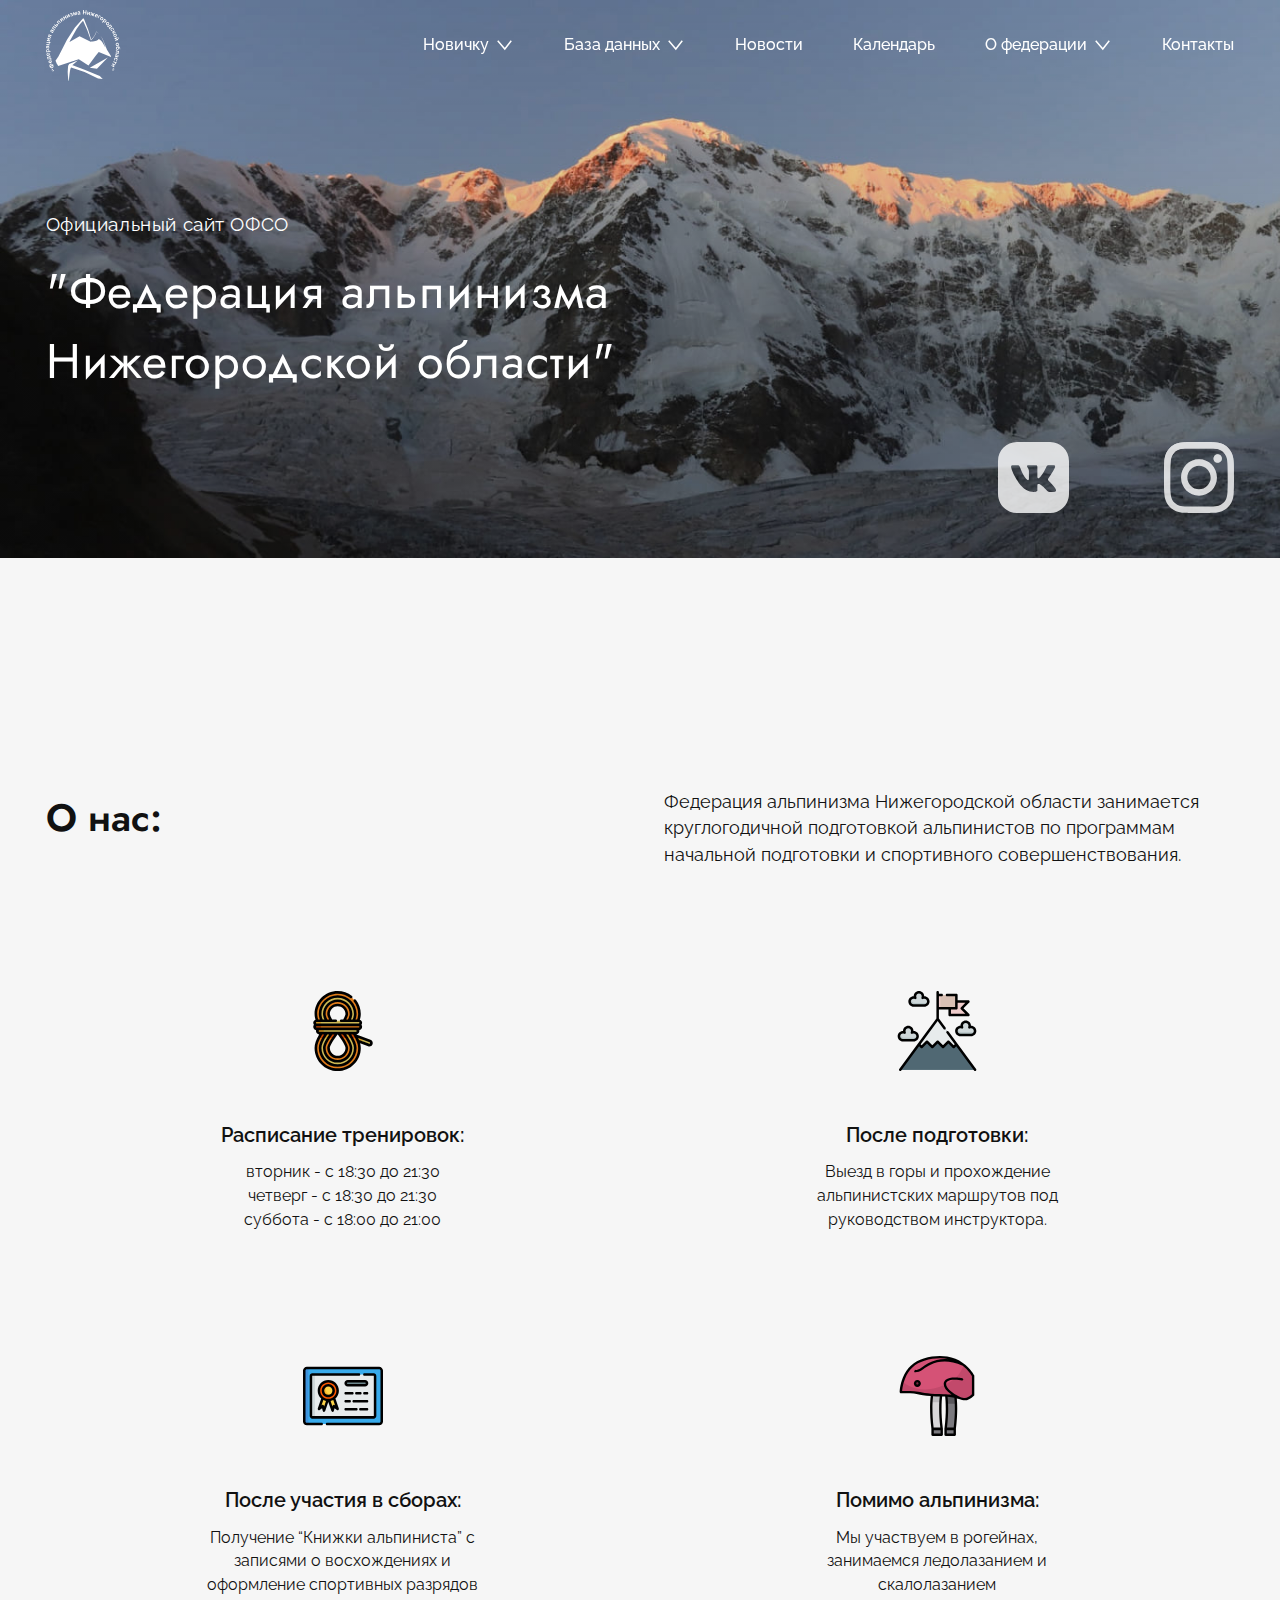
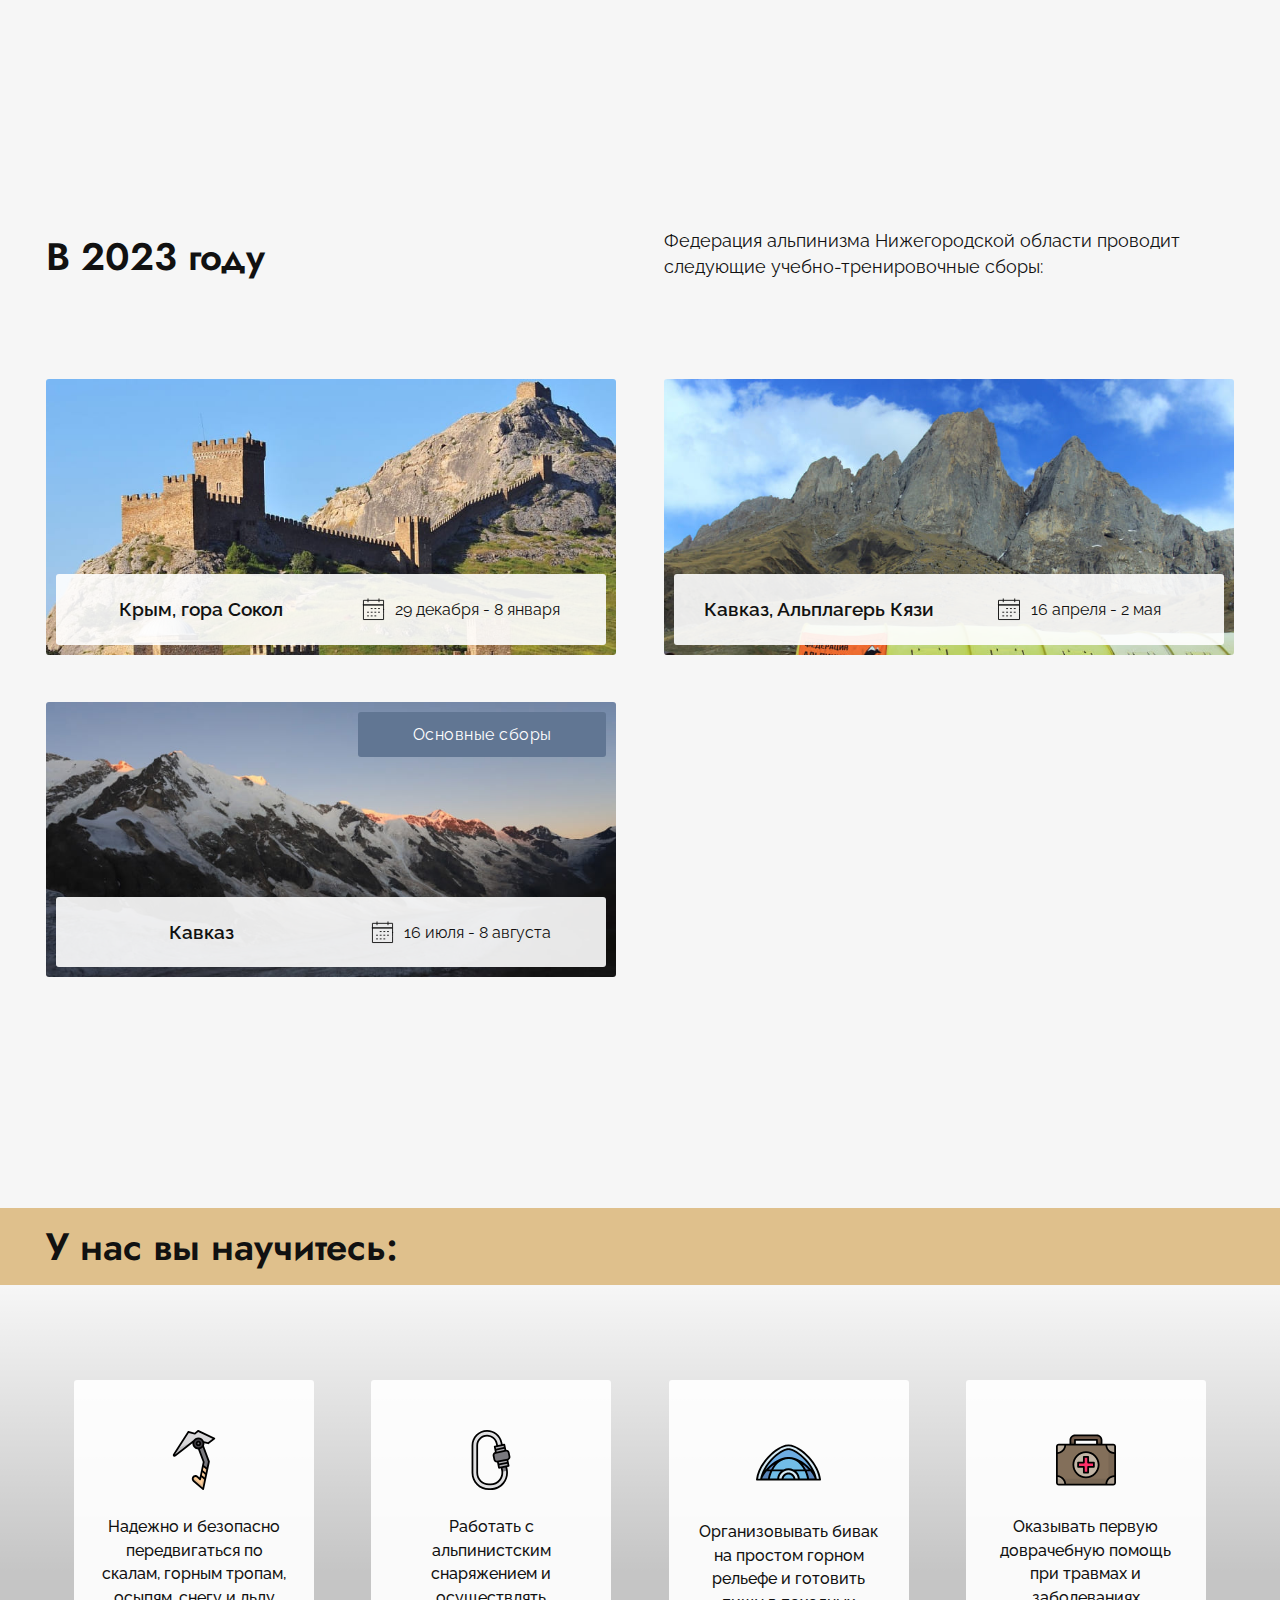
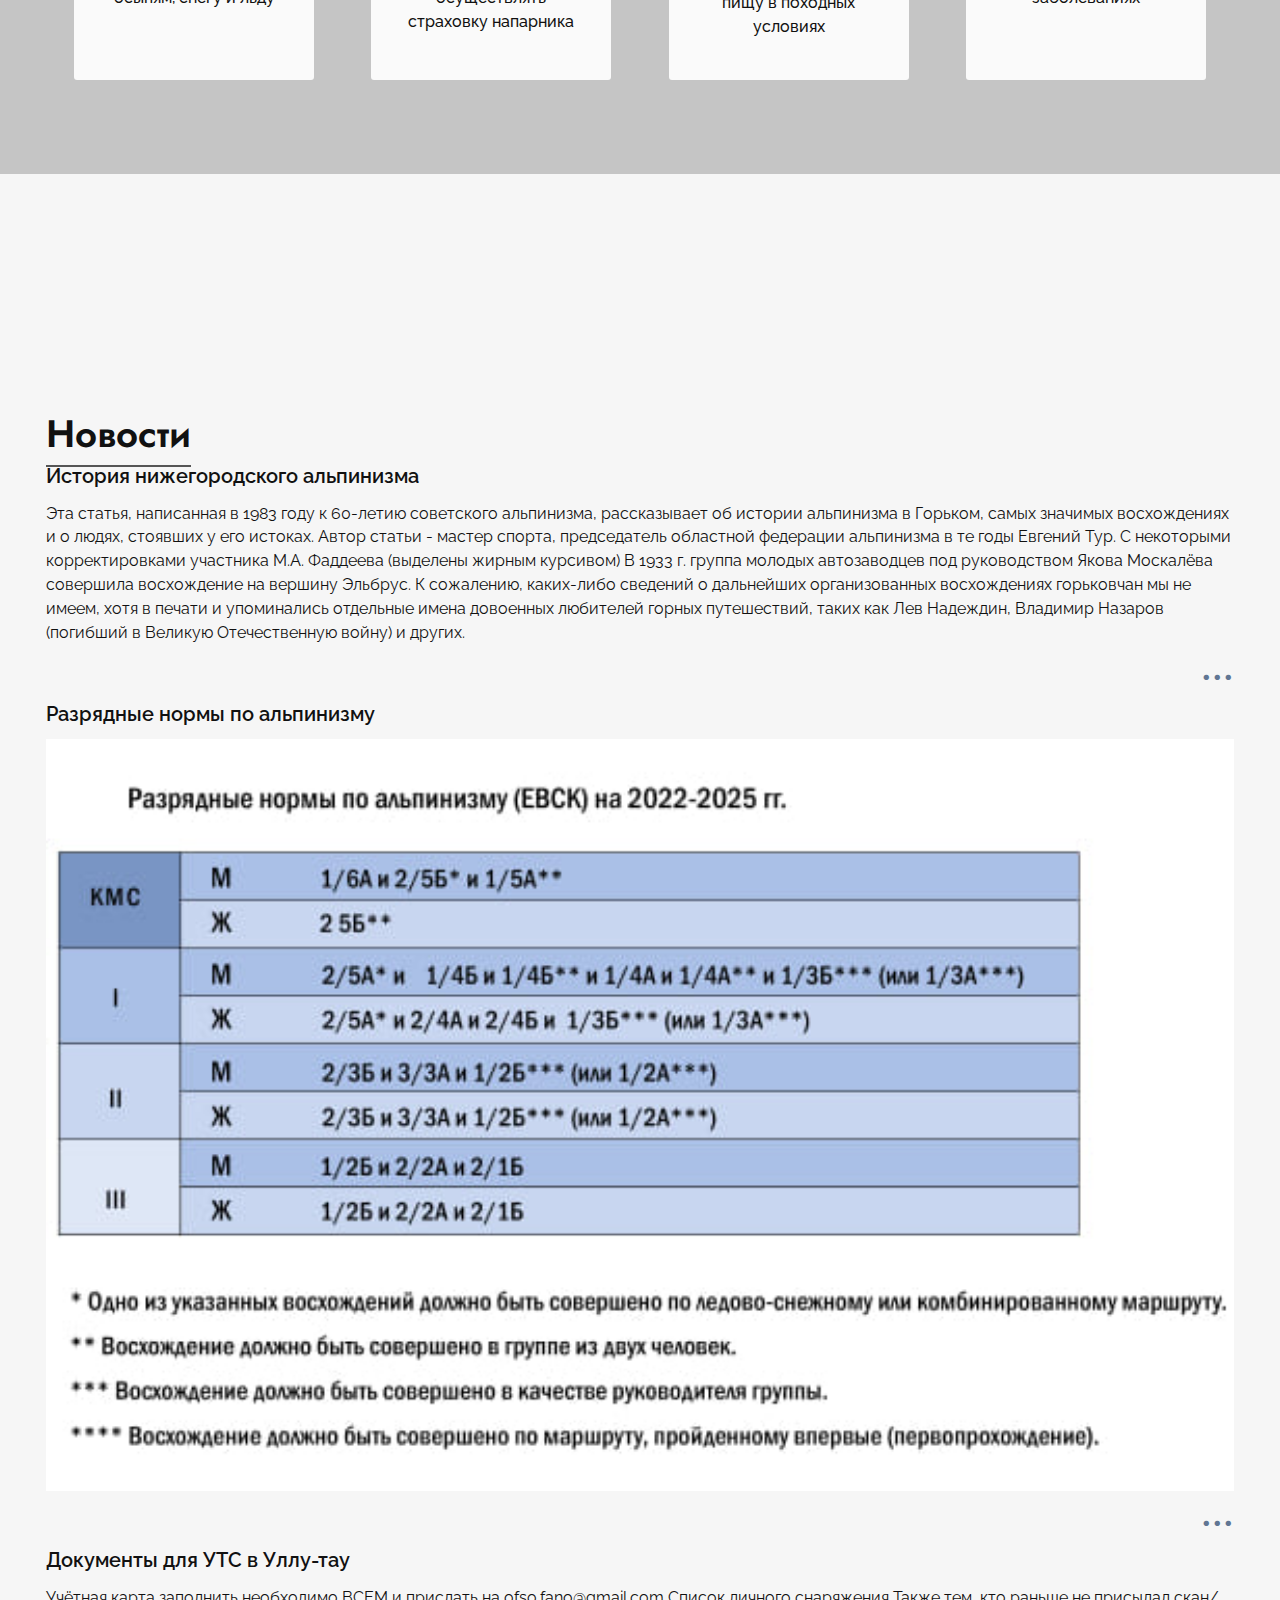
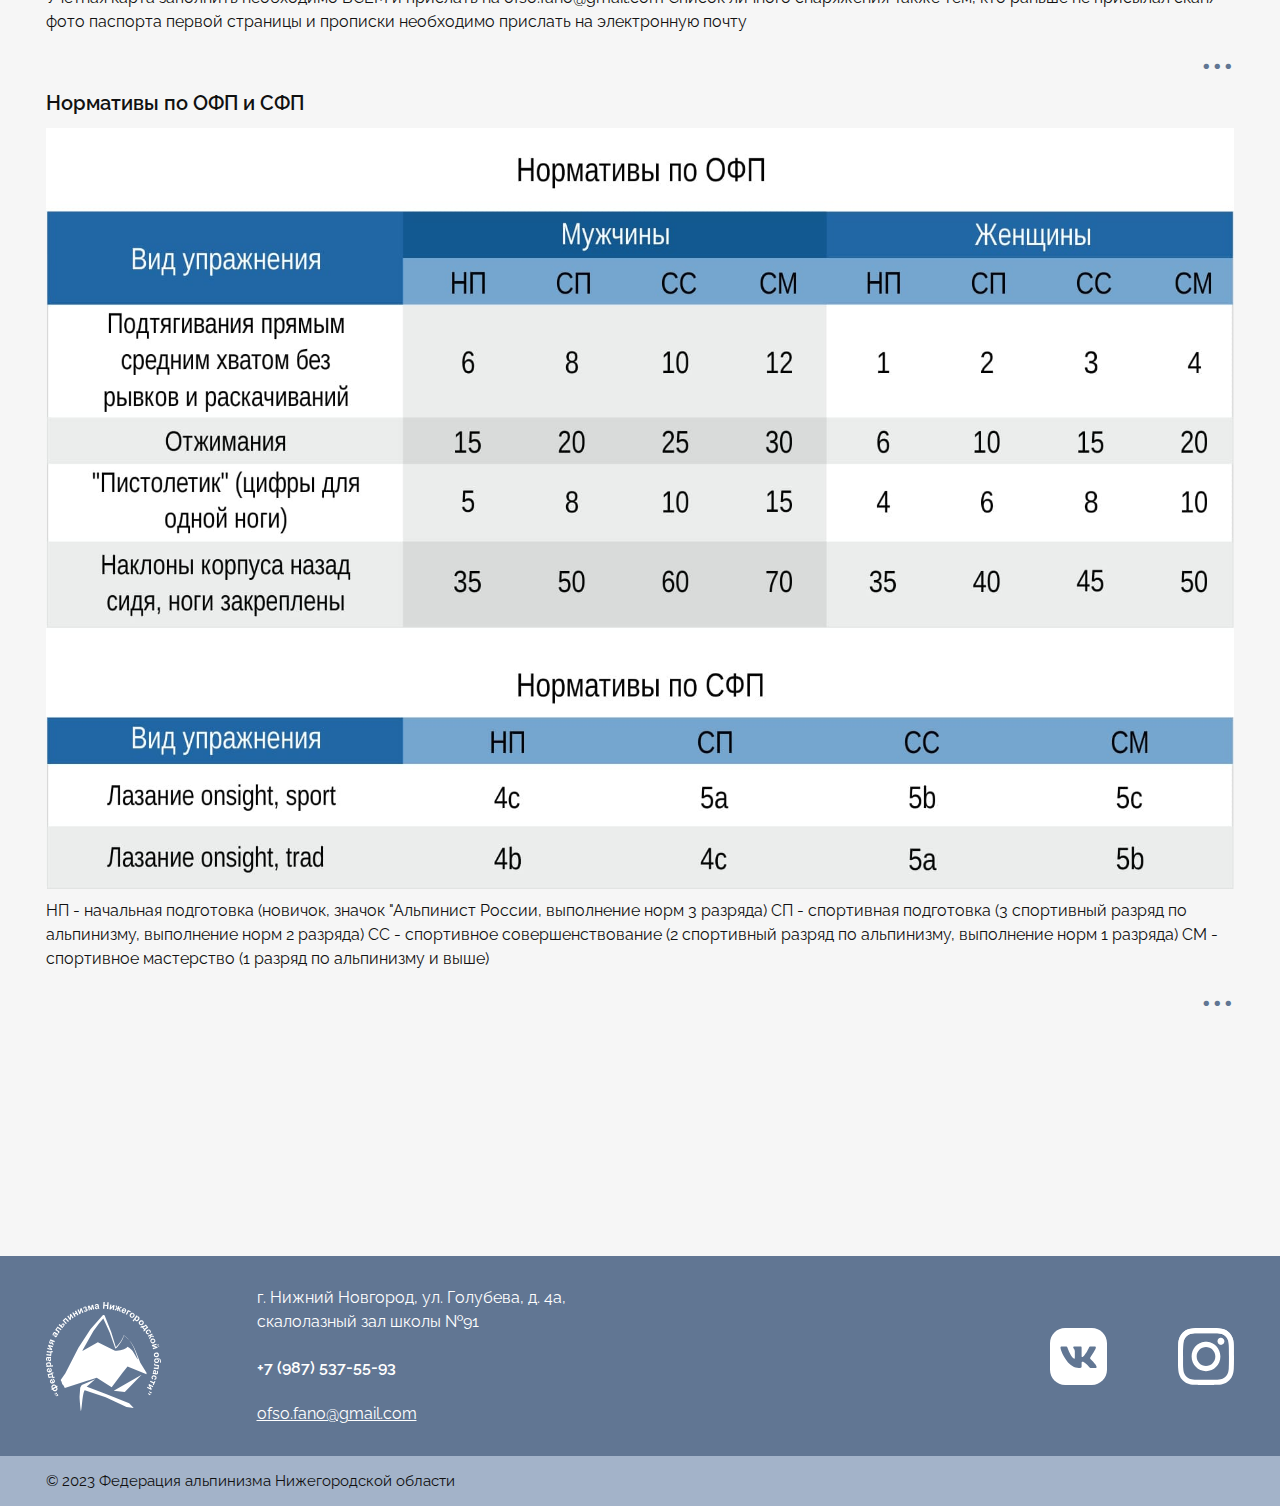
<file: index.html>
<!DOCTYPE html>
<html lang="ru">
      <head>
            <meta charset="UTF-8" />
            <meta http-equiv="X-UA-Compatible" content="IE=edge" />
            <meta
                  name="viewport"
                  content="width=device-width, initial-scale=1.0"
            />
            <title>Федерация альпинизма Нижегородской области</title>
            <link rel="preconnect" href="https://fonts.googleapis.com" />
            <link
                  rel="preconnect"
                  href="https://fonts.gstatic.com"
                  crossorigin
            />
            <link rel="preconnect" href="https://fonts.googleapis.com" />
            <link
                  rel="preconnect"
                  href="https://fonts.gstatic.com"
                  crossorigin
            />
            <link
                  href="https://fonts.googleapis.com/css2?family=Jost:wght@400;600&family=Raleway:ital,wght@0,400;0,500;0,600;1,400&display=swap"
                  rel="stylesheet"
            />
            <link rel="stylesheet" href="styles/style.css" />
            <link rel="stylesheet" href="styles/media.css" />

            <link
                  rel="icon"
                  href="images/favicons/favicon.svg"
                  type="image/svg+xml"
            />

            <script
                  type="text/javascript"
                  src="https://vk.com/js/api/openapi.js?168"
            ></script>
      </head>

      <body>
            <header class="mp-header">
                  <div class="fixed-menu">
                        <div class="fixed-menu__wrap container">
                              <a href="" class="fixed-menu__logo">
                                    <img src="images/logo.svg" alt="" />
                              </a>

                              <input type="checkbox" id="hamburger-toggle" />
                              <label
                                    for="hamburger-toggle"
                                    class="hamburger-wrap"
                                    ><span class="hamburger-btn"></span
                              ></label>
                              <nav class="menu-wrap">
                                    <ul class="menu scroll-box">
                                          <li class="submenu">
                                                <span class="submenu__link"
                                                      >Новичку</span
                                                >
                                                <div class="submenu__wrap">
                                                      <ul class="submenu__list">
                                                            <li>
                                                                  <a
                                                                        href="pages/beginner-what-is-it.html"
                                                                        >Что
                                                                        такое
                                                                        альпинистские
                                                                        сборы</a
                                                                  >
                                                            </li>
                                                            <li>
                                                                  <a
                                                                        href="pages/beginner-snar-e.html"
                                                                        >Личное
                                                                        снаряжение</a
                                                                  >
                                                            </li>
                                                            <li>
                                                                  <a
                                                                        href="pages/beginner-programm.html"
                                                                        >Программа
                                                                        начальной
                                                                        подготовки</a
                                                                  >
                                                            </li>
                                                      </ul>
                                                </div>
                                          </li>
                                          <li class="submenu">
                                                <span class="submenu__link"
                                                      >База данных</span
                                                >
                                                <div class="submenu__wrap">
                                                      <ul class="submenu__list">
                                                            <li>
                                                                  <a
                                                                        href="pages/db-reports.html"
                                                                        >Отчеты</a
                                                                  >
                                                            </li>
                                                            <li>
                                                                  <a href="pages/db-documents.html"
                                                                        >Нормативные
                                                                        документы</a
                                                                  >
                                                            </li>
                                                            <li>
                                                                  <a href=""
                                                                        >Программа
                                                                        подготовки</a
                                                                  >
                                                            </li>
                                                            <li>
                                                                  <a href="pages/db-pathes.html"
                                                                        >Маршруты</a
                                                                  >
                                                            </li>
                                                            <li>
                                                                  <a href=""
                                                                        >Библиотека</a
                                                                  >
                                                            </li>
                                                            <li>
                                                                  <a href=""
                                                                        >Видео</a
                                                                  >
                                                            </li>
                                                            <li>
                                                                  <a href=""
                                                                        >Статьи</a
                                                                  >
                                                            </li>
                                                      </ul>
                                                </div>
                                          </li>
                                          <li><a href="">Новости</a></li>
                                          <li><a href="">Календарь</a></li>
                                          <li class="submenu">
                                                <span class="submenu__link"
                                                      >О федерации</span
                                                >
                                                <div class="submenu__wrap">
                                                      <ul class="submenu__list">
                                                            <li>
                                                                  <a href=""
                                                                        >История</a
                                                                  >
                                                            </li>
                                                            <li>
                                                                  <a href=""
                                                                        >О
                                                                        федерации</a
                                                                  >
                                                            </li>
                                                            <li>
                                                                  <a href=""
                                                                        >Инструкторский
                                                                        состав</a
                                                                  >
                                                            </li>
                                                      </ul>
                                                </div>
                                          </li>
                                          <li><a href="">Контакты</a></li>
                                    </ul>
                              </nav>
                        </div>
                  </div>

                  <div class="mp-header__wrap container">
                        <div class="mp-header__title">
                              <span> Официальный сайт ОФСО</span>
                              <strong>
                                    "Федерация альпинизма <br />
                                    Нижегородской области"
                              </strong>
                        </div>
                        <div class="mp-header__icons">
                              <a href="https://vk.com/alpnn" class="icon-link">
                                    <img src="images/icon-vk.svg" alt="" />
                              </a>
                              <a
                                    href="https://instagram.com/fano_nn?igshid=YmMyMTA2M2Y="
                                    class="icon-link"
                              >
                                    <img
                                          src="images/icon-instagramm.svg"
                                          alt=""
                                    />
                              </a>
                        </div>
                  </div>
            </header>

            <main class="s-m-top-big">
                  <section class="mp-about container">
                        <div class="title-and-subtitle">
                              <h2>О нас:</h2>
                              <p class="s-subtitle">
                                    Федерация альпинизма Нижегородской области
                                    занимается круглогодичной подготовкой
                                    альпинистов по программам начальной
                                    подготовки и спортивного совершенствования.
                              </p>
                        </div>

                        <div class="mp-about__list">
                              <div class="mp-about__item">
                                    <img src="images/icon-rope.svg" alt="" />
                                    <div>
                                          <h3>Расписание тренировок:</h3>
                                          <p>
                                                вторник - с 18:30 до 21:30
                                                <br />
                                                четверг - с 18:30 до 21:30
                                                <br />
                                                суббота - с 18:00 до 21:00
                                          </p>
                                    </div>
                              </div>
                              <div class="mp-about__item">
                                    <img
                                          src="images/icon-mountain.svg"
                                          alt=""
                                    />
                                    <div>
                                          <h3>После подготовки:</h3>
                                          <p>
                                                Выезд в горы и прохождение
                                                <br />
                                                альпинистских маршрутов под
                                                <br />руководством инструктора.
                                          </p>
                                    </div>
                              </div>
                              <div class="mp-about__item">
                                    <img
                                          src="images/icon-certificate.svg"
                                          alt=""
                                    />
                                    <div>
                                          <h3>После участия в сборах:</h3>
                                          <p>
                                                Получение “Книжки альпиниста” с
                                                записями о восхождениях и
                                                оформление спортивных разрядов
                                          </p>
                                    </div>
                              </div>
                              <div class="mp-about__item">
                                    <img src="images/icon-helmet.svg" alt="" />
                                    <div>
                                          <h3>Помимо альпинизма:</h3>
                                          <p>
                                                Мы участвуем в рогейнах, <br />
                                                занимаемся ледолазанием и
                                                скалолазанием
                                          </p>
                                    </div>
                              </div>
                        </div>
                  </section>

                  <section class="mp-events container s-m-top-big">
                        <div class="title-and-subtitle">
                              <h2>В 2023 году</h2>
                              <p class="s-subtitle">
                                    Федерация альпинизма Нижегородской области
                                    проводит следующие учебно-тренировочные
                                    сборы:
                              </p>
                        </div>

                        <div class="mp-events__list">
                              <a href="" class="event">
                                    <img src="images/event-crym.jpg" alt="" />
                                    <div class="event__text">
                                          <h3 class="event__name">
                                                Крым, гора Сокол
                                          </h3>
                                          <p class="event__date">
                                                <img
                                                      src="images/icon-shedule.svg"
                                                      alt=""
                                                />
                                                29 декабря - 8 января
                                          </p>
                                    </div>
                              </a>
                              <a href="" class="event">
                                    <img src="images/event-kyzi.jpg" alt="" />
                                    <div class="event__text">
                                          <h3 class="event__name">
                                                Кавказ, Альплагерь Кязи
                                          </h3>
                                          <p class="event__date">
                                                <img
                                                      src="images/icon-shedule.svg"
                                                      alt=""
                                                />
                                                16 апреля - 2 мая
                                          </p>
                                    </div>
                              </a>
                              <a href="" class="event">
                                    <p class="event-main">Основные сборы</p>
                                    <img src="images/event-kavkaz.jpg" alt="" />
                                    <div class="event__text">
                                          <h3 class="event__name">Кавказ</h3>
                                          <p class="event__date">
                                                <img
                                                      src="images/icon-shedule.svg"
                                                      alt=""
                                                />
                                                16 июля - 8 августа
                                          </p>
                                    </div>
                              </a>
                        </div>
                  </section>

                  <section class="mp-study s-m-top-big">
                        <div class="mp-study__title">
                              <div class="container">
                                    <h2>У нас вы научитесь:</h2>
                              </div>
                        </div>
                        <div class="mp-study__background lazy" id="id-bg-lazy">
                              <div class="container mp-study__list">
                                    <div class="mp-study__item">
                                          <img
                                                src="images/icon-axe.svg"
                                                alt=""
                                          />
                                          <p>
                                                Надежно и безопасно
                                                передвигаться по скалам, горным
                                                тропам, осыпям, снегу и льду
                                          </p>
                                    </div>
                                    <div class="mp-study__item">
                                          <img
                                                src="images/icon-carabine.svg"
                                                alt=""
                                          />
                                          <p>
                                                Работать с альпинистским
                                                снаряжением и осуществлять
                                                страховку напарника
                                          </p>
                                    </div>
                                    <div class="mp-study__item">
                                          <img
                                                src="images/icon-tent.svg"
                                                alt=""
                                          />
                                          <p>
                                                Организовывать бивак на простом
                                                горном рельефе и готовить пищу в
                                                походных условиях
                                          </p>
                                    </div>
                                    <div class="mp-study__item">
                                          <img
                                                src="images/icon-medical-kit.svg"
                                                alt=""
                                          />
                                          <p>
                                                Оказывать первую доврачебную
                                                помощь при травмах и
                                                заболеваниях
                                          </p>
                                    </div>
                              </div>
                        </div>
                  </section>

                  <section class="mp-news s-m-top-big">
                        <div class="container">
                              <div class="mp-news__title">
                                    <a href="">
                                          <h2>Новости</h2>
                                    </a>
                              </div>

                              <div class="mp-news__wrap">
                                    <div class="mp-news__list scroll-box">
                                          <div class="mp-news__item">
                                                <h3>
                                                      История нижегородского
                                                      альпинизма
                                                </h3>

                                                <p>
                                                      Эта статья, написанная в
                                                      1983 году к 60-летию
                                                      советского альпинизма,
                                                      рассказывает об истории
                                                      альпинизма в Горьком,
                                                      самых значимых
                                                      восхождениях и о людях,
                                                      стоявших у его истоках.
                                                      Автор статьи - мастер
                                                      спорта, председатель
                                                      областной федерации
                                                      альпинизма в те годы
                                                      Евгений Тур. С некоторыми
                                                      корректировками участника
                                                      М.А. Фаддеева (выделены
                                                      жирным курсивом) В 1933 г.
                                                      группа молодых
                                                      автозаводцев под
                                                      руководством Якова
                                                      Москалёва совершила
                                                      восхождение на вершину
                                                      Эльбрус. К сожалению,
                                                      каких-либо сведений о
                                                      дальнейших организованных
                                                      восхождениях горьковчан мы
                                                      не имеем, хотя в печати и
                                                      упоминались отдельные
                                                      имена довоенных любителей
                                                      горных путешествий, таких
                                                      как Лев Надеждин, Владимир
                                                      Назаров (погибший в
                                                      Великую Отечественную
                                                      войну) и других.
                                                </p>
                                                <a href="" class="s-point-link"
                                                      >&bull;&bull;&bull;</a
                                                >
                                          </div>

                                          <div class="mp-news__item">
                                                <h3>
                                                      Разрядные нормы по
                                                      альпинизму
                                                </h3>
                                                <img
                                                      src="images/alpinism-standarts.jpg"
                                                      alt=""
                                                />
                                                <a href="" class="s-point-link"
                                                      >&bull;&bull;&bull;</a
                                                >
                                          </div>

                                          <div class="mp-news__item">
                                                <h3>
                                                      Документы для УТС в
                                                      Уллу-тау
                                                </h3>
                                                <p>
                                                      Учётная карта заполнить
                                                      необходимо ВСЕМ и прислать
                                                      на ofso.fano@gmail.com
                                                      Список личного снаряжения
                                                      Также тем, кто раньше не
                                                      присылал скан/фото
                                                      паспорта первой страницы и
                                                      прописки необходимо
                                                      прислать на электронную
                                                      почту
                                                </p>
                                                <a href="" class="s-point-link"
                                                      >&bull;&bull;&bull;</a
                                                >
                                          </div>
                                          <div class="mp-news__item">
                                                <h3>Нормативы по ОФП и СФП</h3>
                                                <img
                                                      src="images/o-f-p.jpg"
                                                      alt=""
                                                />
                                                <p>
                                                      НП - начальная подготовка
                                                      (новичок, значок
                                                      "Альпинист России,
                                                      выполнение норм 3 разряда)
                                                      СП - спортивная подготовка
                                                      (3 спортивный разряд по
                                                      альпинизму, выполнение
                                                      норм 2 разряда) СС -
                                                      спортивное
                                                      совершенствование (2
                                                      спортивный разряд по
                                                      альпинизму, выполнение
                                                      норм 1 разряда) СМ -
                                                      спортивное мастерство (1
                                                      разряд по альпинизму и
                                                      выше)
                                                </p>
                                                <a href="" class="s-point-link"
                                                      >&bull;&bull;&bull;</a
                                                >
                                          </div>
                                    </div>

                                    <div class="mp-news__vk">
                                          <div
                                                class="vk__background lazy"
                                                id="id-bg-lazy"
                                          ></div>

                                          <div id="vk_groups"></div>
                                          <script async type="text/javascript">
                                                VK.Widgets.Group(
                                                      "vk_groups",

                                                      {
                                                            mode: 4,
                                                            wide: 1,
                                                            width: 300,
                                                            height: 600,
                                                            color1: "FFFFFF",
                                                            color2: "000000",
                                                            color3: "617693",
                                                      },
                                                      25334606
                                                );
                                          </script>
                                    </div>
                              </div>
                        </div>
                  </section>
            </main>

            <footer class="s-m-top-big mp-footer">
                  <div class="footer-main">
                        <div class="footer-main__wrap container">
                              <img
                                    class="footer-main__logo"
                                    src="images/logo.svg"
                                    alt=""
                              />
                              <div class="footer-main__content">
                                    <div class="footer-main__text">
                                          <p>
                                                г. Нижний Новгород, ул.
                                                Голубева, д. 4а,<br />
                                                скалолазный зал школы №91
                                          </p>
                                          <a href="" class="fw-600"
                                                >+7 (987) 537-55-93</a
                                          >
                                          <a href="" class="s-text-link"
                                                >ofso.fano@gmail.com</a
                                          >
                                    </div>
                                    <div class="footer-main__icons">
                                          <a
                                                href="https://vk.com/alpnn"
                                                class="icon-link"
                                          >
                                                <img
                                                      src="images/icon-vk.svg"
                                                      alt=""
                                                />
                                          </a>
                                          <a
                                                href="https://instagram.com/fano_nn?igshid=YmMyMTA2M2Y="
                                                class="icon-link"
                                          >
                                                <img
                                                      src="images/icon-instagramm.svg"
                                                      alt=""
                                                />
                                          </a>
                                    </div>
                              </div>
                        </div>
                  </div>
                  <div class="footer-copyright">
                        <div class="container footer-copyright__wrap">
                              <p>
                                    © 2023 Федерация альпинизма Нижегородской
                                    области
                              </p>
                        </div>
                  </div>
            </footer>

            <script src="scripts/app.js"></script>
      </body>
</html>
</file>
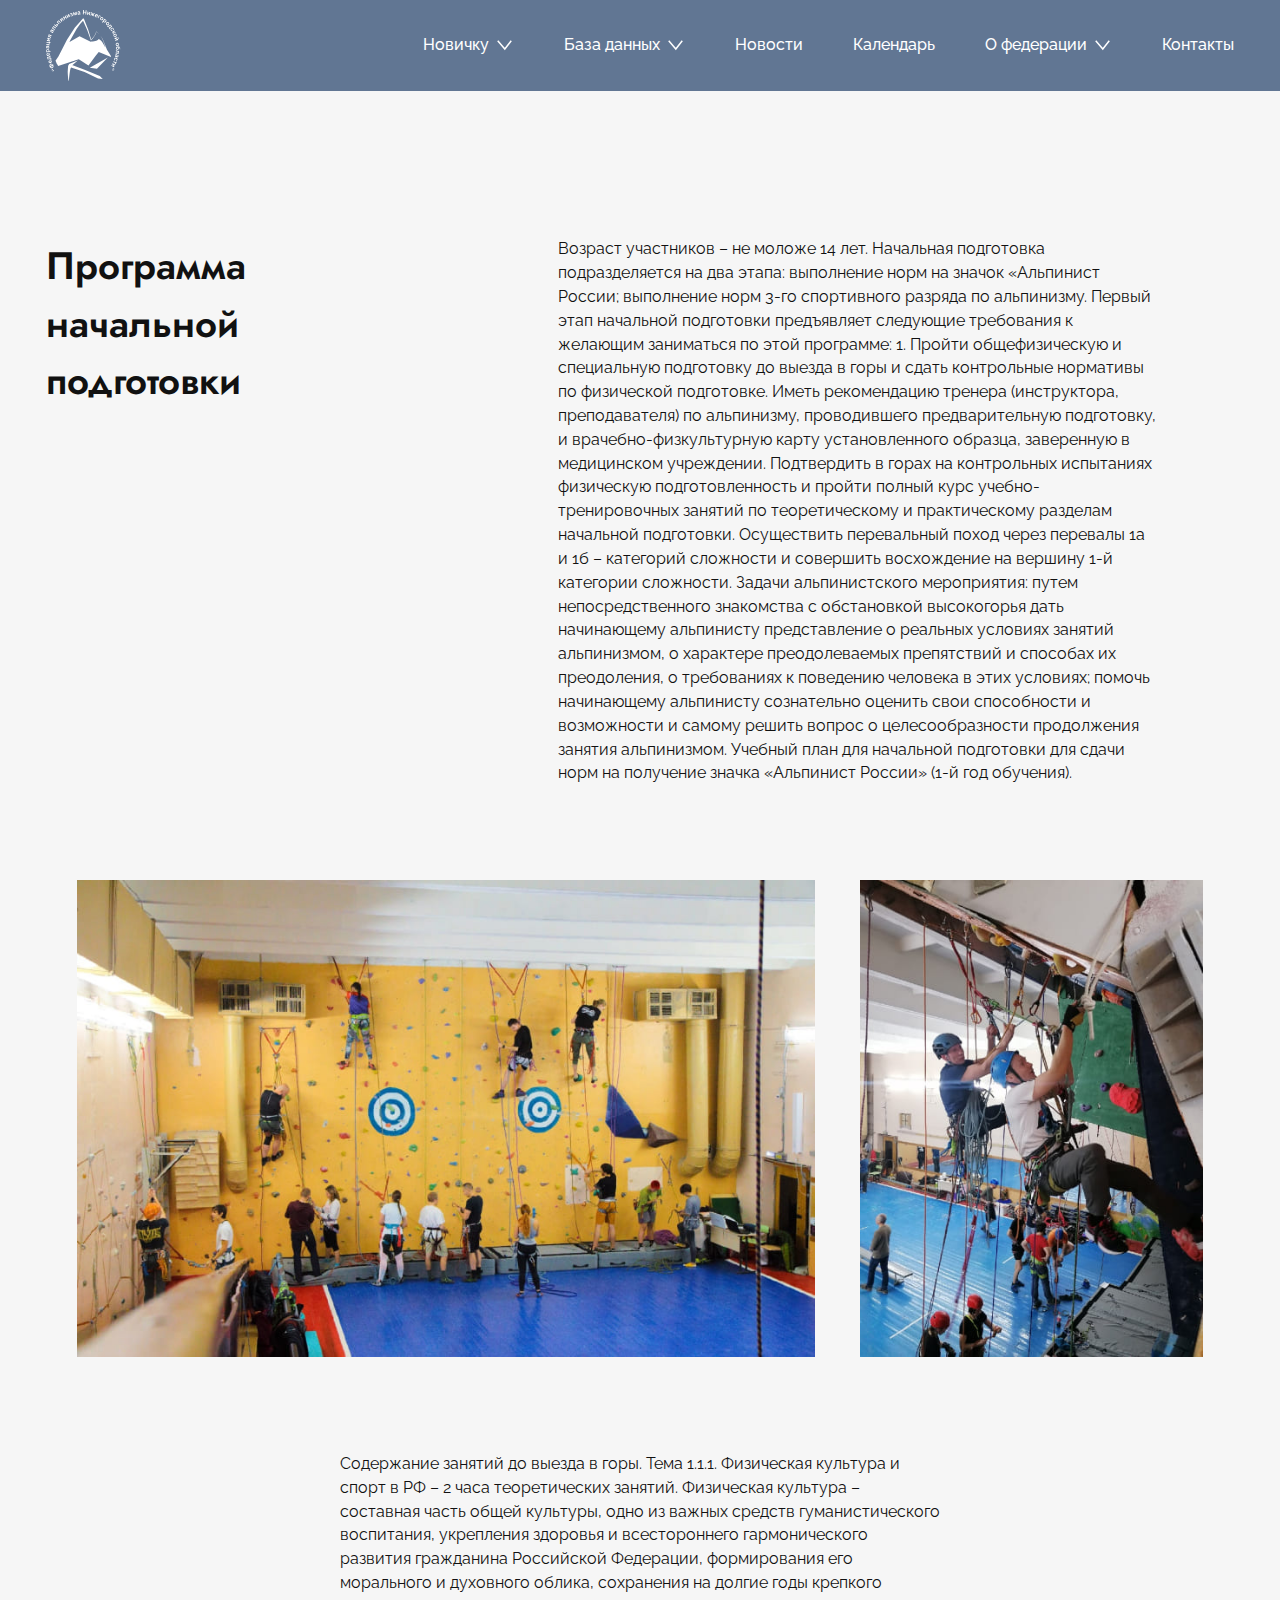
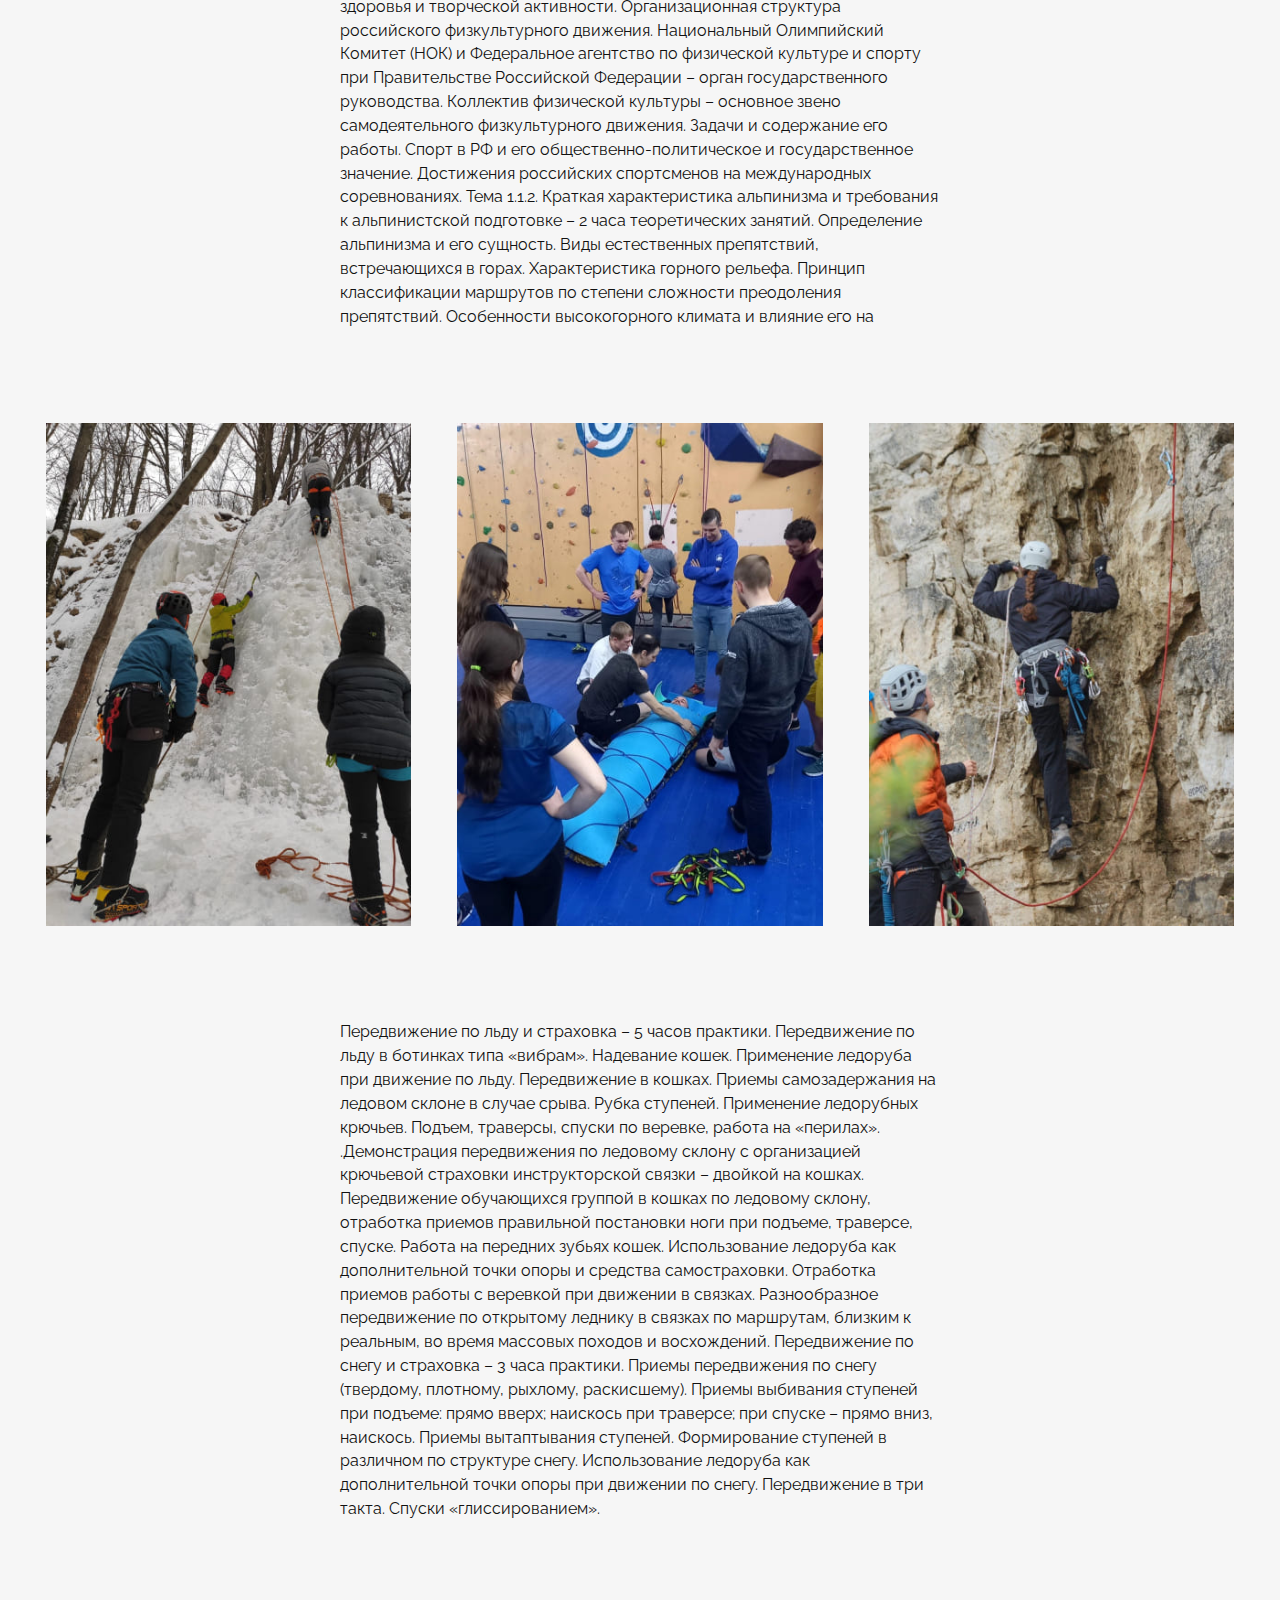
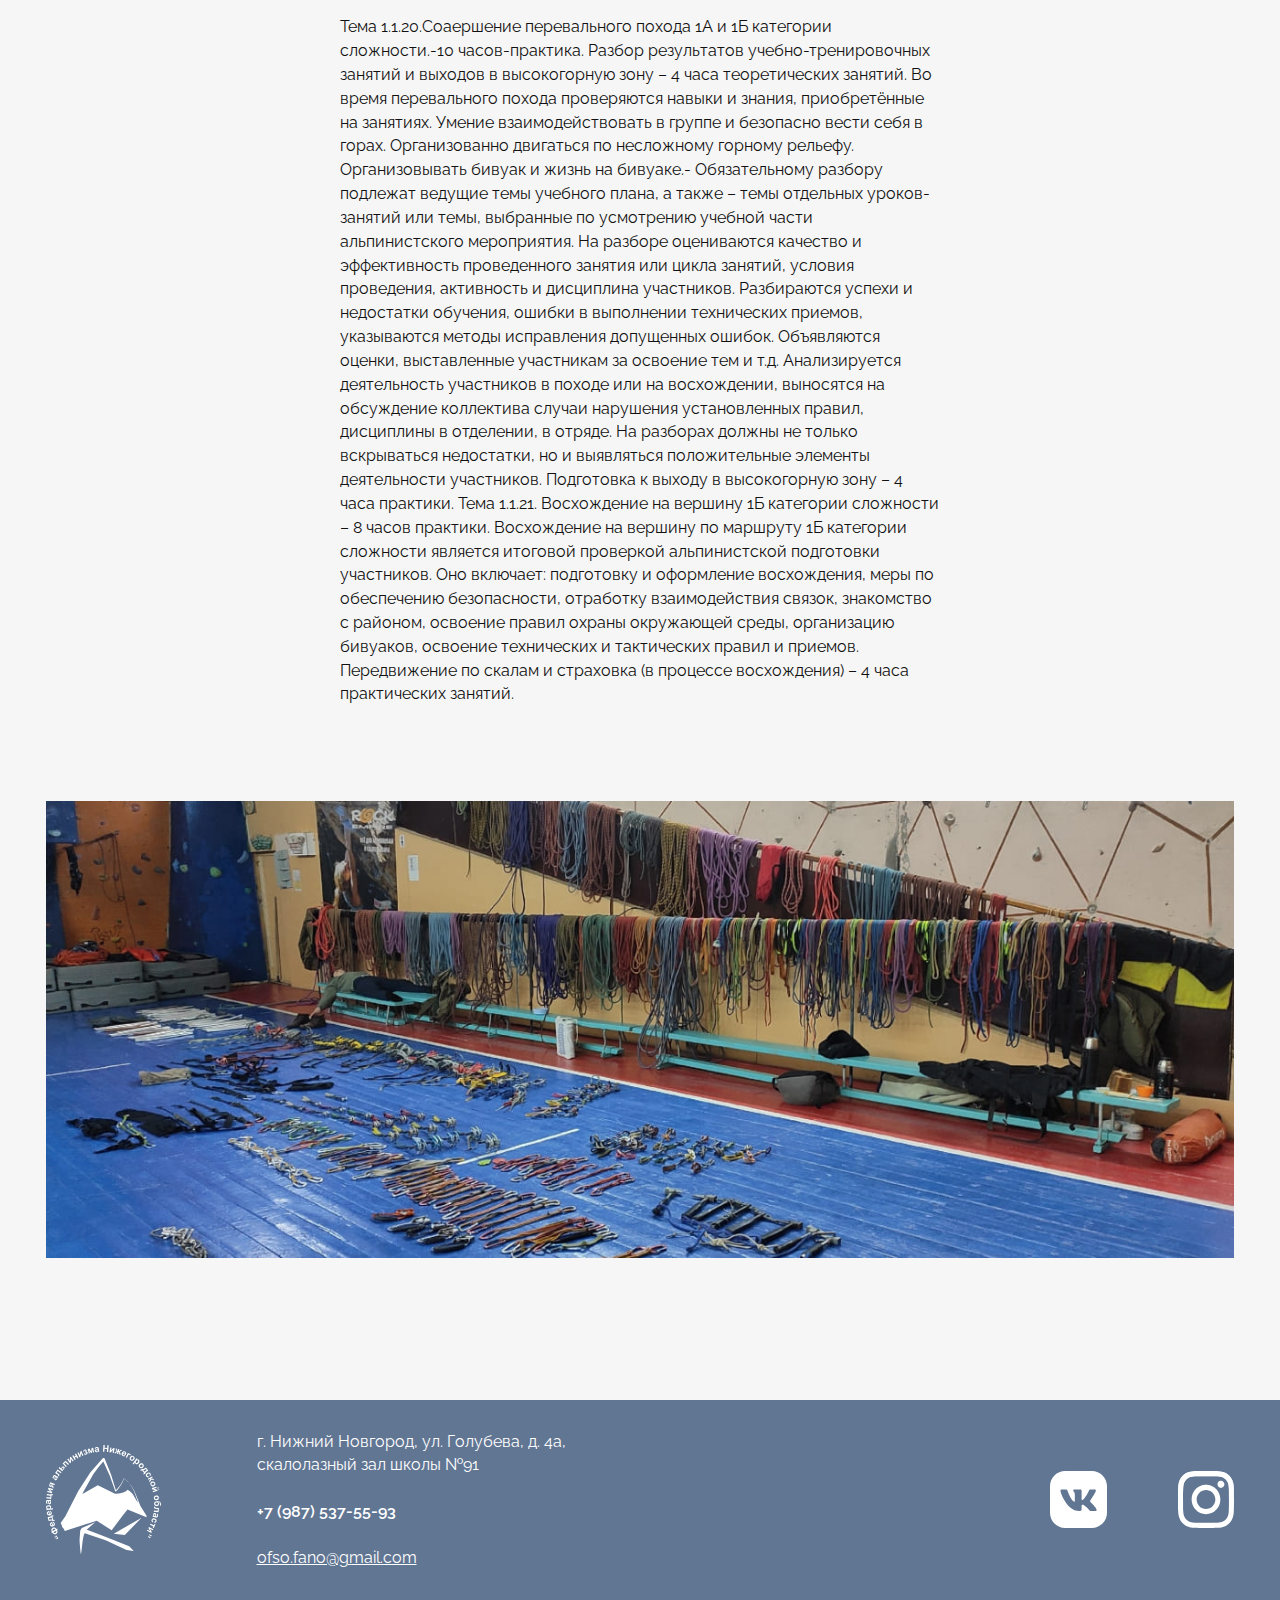
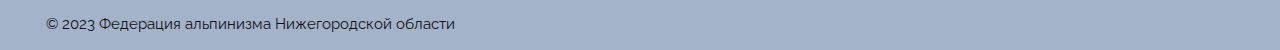
<file: pages/beginner-programm.html>
<!DOCTYPE html>
<html lang="ru">
      <head>
            <meta charset="UTF-8" />
            <meta http-equiv="X-UA-Compatible" content="IE=edge" />
            <meta
                  name="viewport"
                  content="width=device-width, initial-scale=1.0"
            />
            <title>Программа начальной подготовки</title>
            <link rel="preconnect" href="https://fonts.googleapis.com" />
            <link
                  rel="preconnect"
                  href="https://fonts.gstatic.com"
                  crossorigin
            />
            <link rel="preconnect" href="https://fonts.googleapis.com" />
            <link
                  rel="preconnect"
                  href="https://fonts.gstatic.com"
                  crossorigin
            />
            <link
                  href="https://fonts.googleapis.com/css2?family=Jost:wght@400;600&family=Raleway:ital,wght@0,400;0,500;0,600;1,400&display=swap"
                  rel="stylesheet"
            />
            <link rel="stylesheet" href="../styles/style.css" />
            <link rel="stylesheet" href="../styles/media.css" />
            <link
                  rel="icon"
                  href="../images/favicons/favicon.svg"
                  type="image/svg+xml"
            />
            <script src="../scripts/loadmodules.js" defer></script>
      </head>

      <body>
            <header class="sp-header"></header>

            <main class="container s-m-top-medium">
                  <div class="sp-content">
                        <div class="sp-content__title-and-content">
                              <div class="sp-content__title">
                                    <h1>Программа начальной подготовки</h1>
                              </div>
                              

                              <div class="sp-content__item">                              
                                    <p>Возраст участников – не моложе 14 лет.
Начальная подготовка подразделяется на два этапа:
выполнение норм на значок «Альпинист России;
выполнение норм 3-го спортивного разряда по альпинизму.
Первый этап начальной подготовки предъявляет следующие требования к желающим заниматься по этой программе:
1. Пройти общефизическую и специальную подготовку до выезда в горы и сдать контрольные нормативы по физической подготовке.
Иметь рекомендацию тренера (инструктора, преподавателя) по альпинизму, проводившего предварительную подготовку, и врачебно-физкультурную карту установленного образца, заверенную в медицинском учреждении.
Подтвердить в горах на контрольных испытаниях физическую подготовленность и пройти полный курс учебно-тренировочных занятий по теоретическому и практическому разделам начальной подготовки.
Осуществить перевальный поход через перевалы 1а и 1б – категорий сложности и совершить восхождение на вершину 1-й категории сложности.
Задачи альпинистского мероприятия:
путем непосредственного знакомства с обстановкой высокогорья дать начинающему альпинисту представление о реальных условиях занятий альпинизмом, о характере преодолеваемых препятствий и способах их преодоления, о требованиях к поведению человека в этих условиях;
помочь начинающему альпинисту сознательно оценить свои способности и возможности и самому решить вопрос о целесообразности продолжения занятия альпинизмом.
Учебный план для начальной подготовки для сдачи норм на получение значка «Альпинист России» (1-й год обучения).</p>
                              </div>
                        </div>
                        <div class="sp-content__two-img">
                              <img src="../images/programm-1.jpg" alt="">
                              <img src="../images/programm-2.jpg" alt="">
                        </div>
                        <div class="sp-content__item">
                              <p>Содержание занятий до выезда в горы.
Тема 1.1.1. Физическая культура и спорт в РФ – 2 часа теоретических занятий.
Физическая культура – составная часть общей культуры, одно из важных средств гуманистического воспитания, укрепления здоровья и всестороннего гармонического развития гражданина Российской Федерации, формирования его морального и духовного облика, сохранения на долгие годы крепкого здоровья и творческой активности.
Организационная структура российского физкультурного движения. Национальный Олимпийский Комитет (НОК) и Федеральное агентство по физической культуре и спорту при Правительстве Российской Федерации – орган государственного руководства.
Коллектив физической культуры – основное звено самодеятельного физкультурного движения. Задачи и содержание его работы.
Спорт в РФ и его общественно-политическое и государственное значение. Достижения российских спортсменов на международных соревнованиях.
Тема 1.1.2. Краткая характеристика альпинизма и требования к альпинистской подготовке – 2 часа теоретических занятий.
Определение альпинизма и его сущность. Виды естественных препятствий, встречающихся в горах. Характеристика горного рельефа. Принцип классификации маршрутов по степени сложности преодоления препятствий. Особенности высокогорного климата и влияние его на </p>
                        </div>

                        <div class="sp-content__three-img">
                              <img src="../images/programm-3.jpg" alt="">
                              <img src="../images/programm-4.jpg" alt="">
                              <img src="../images/programm-5.jpg" alt="">
                        </div>
                        <div class="sp-content__item">
                              <p>Передвижение по льду и страховка – 5 часов практики.
Передвижение по льду в ботинках типа «вибрам». Надевание кошек. Применение ледоруба при движение по льду. Передвижение в кошках. Приемы самозадержания на ледовом склоне в случае срыва. Рубка ступеней. Применение ледорубных крючьев. Подъем, траверсы, спуски по веревке, работа на «перилах».
.Демонстрация передвижения по ледовому склону с организацией крючьевой страховки инструкторской связки – двойкой на кошках. Передвижение обучающихся группой в кошках по ледовому склону, отработка приемов правильной постановки ноги при подъеме, траверсе, спуске. Работа на передних зубьях кошек. Использование ледоруба как дополнительной точки опоры и средства самостраховки. Отработка приемов работы с веревкой при движении в связках. Разнообразное передвижение по открытому леднику в связках по маршрутам, близким к реальным, во время массовых походов и восхождений.
Передвижение по снегу и страховка – 3 часа практики.
Приемы передвижения по снегу (твердому, плотному, рыхлому, раскисшему). Приемы выбивания ступеней при подъеме: прямо вверх; наискось при траверсе; при спуске – прямо вниз, наискось. Приемы вытаптывания ступеней. Формирование ступеней в различном по структуре снегу.
Использование ледоруба как дополнительной точки опоры при движении по снегу.
Передвижение в три такта. Спуски «глиссированием».</p>
                        </div>
                        
                        <div class="sp-content__item">
                              <p>Тема 1.1.20.Соаершение перевального похода 1А и 1Б категории сложности.-10 часов-практика. Разбор результатов учебно-тренировочных занятий и выходов в высокогорную зону – 4 часа теоретических занятий.
Во время перевального похода проверяются навыки и знания, приобретённые на занятиях. Умение взаимодействовать в группе и безопасно вести себя в горах. Организованно двигаться по несложному горному рельефу. Организовывать бивуак и жизнь на бивуаке.-
Обязательному разбору подлежат ведущие темы учебного плана, а также – темы отдельных уроков-занятий или темы, выбранные по усмотрению учебной части альпинистского мероприятия. На разборе оцениваются качество и эффективность проведенного занятия или цикла занятий, условия проведения, активность и дисциплина участников. Разбираются успехи и недостатки обучения, ошибки в выполнении технических приемов, указываются методы исправления допущенных ошибок. Объявляются оценки, выставленные участникам за освоение тем и т.д. Анализируется деятельность участников в походе или на восхождении, выносятся на обсуждение коллектива случаи нарушения установленных правил, дисциплины в отделении, в отряде. На разборах должны не только вскрываться недостатки, но и выявляться положительные элементы деятельности участников.
Подготовка к выходу в высокогорную зону – 4 часа практики.
Тема 1.1.21. Восхождение на вершину 1Б категории сложности – 8 часов практики.
Восхождение на вершину по маршруту 1Б категории сложности является итоговой проверкой альпинистской подготовки участников. Оно включает: подготовку и оформление восхождения, меры по обеспечению безопасности, отработку взаимодействия связок, знакомство с районом, освоение правил охраны окружающей среды, организацию бивуаков, освоение технических и тактических правил и приемов.
Передвижение по скалам и страховка (в процессе восхождения) – 4 часа практических занятий.</p>
                        </div>

                        <img src="../images/programm-6.jpg" alt="">
                  </div>

                  
            </main>
            <footer class="footer s-m-top-medium"></footer>
      </body>
      <script src="../scripts/app.js" defer></script>
</html>
</file>
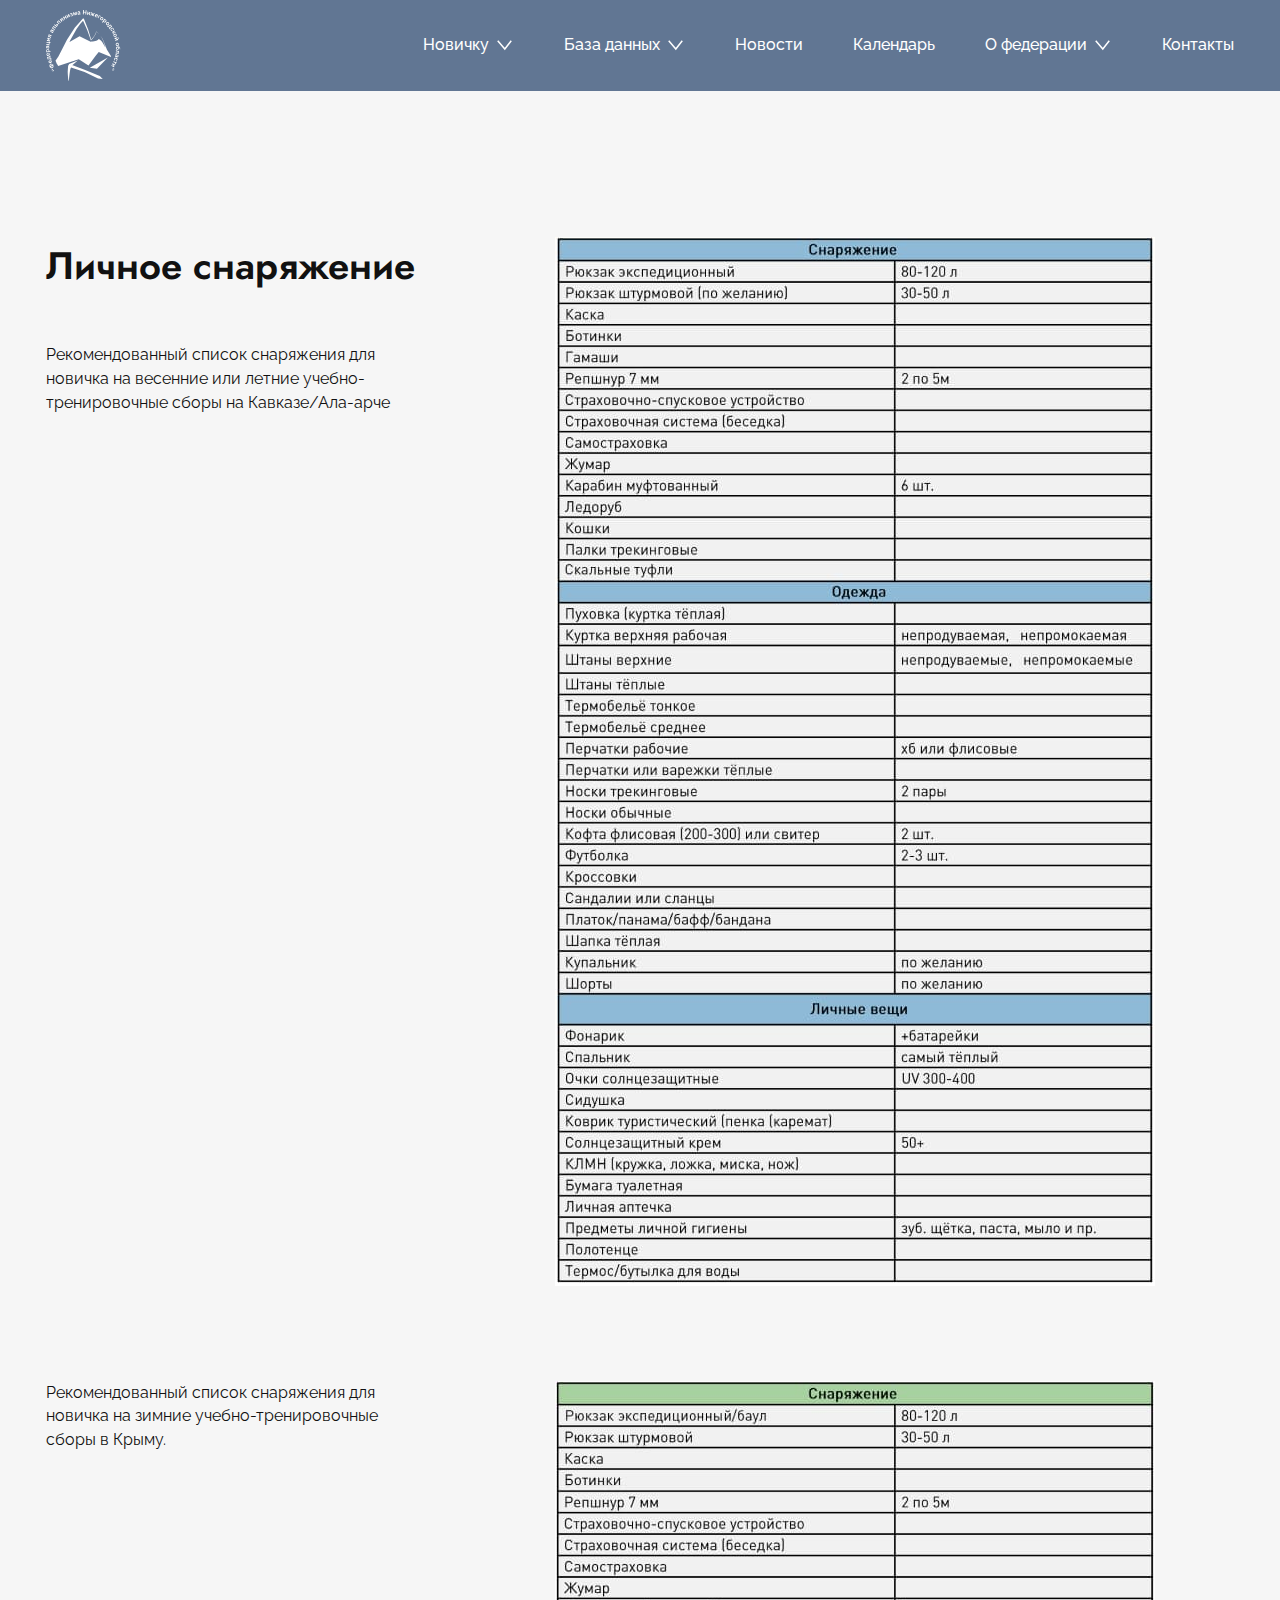
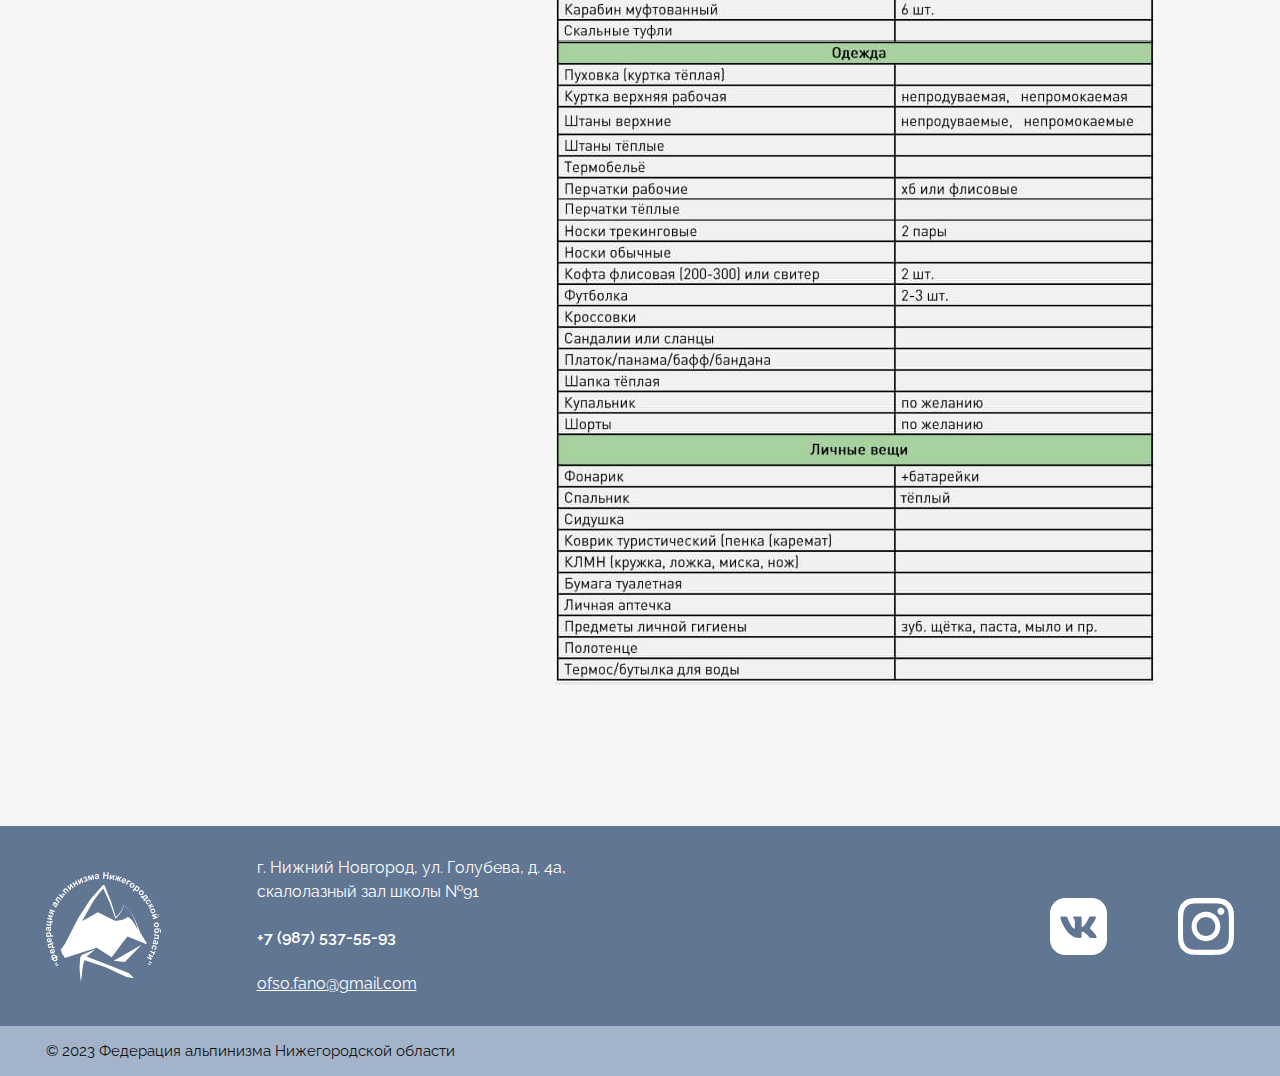
<file: pages/beginner-snar-e.html>
<!DOCTYPE html>
<html lang="ru">
      <head>
            <meta charset="UTF-8" />
            <meta http-equiv="X-UA-Compatible" content="IE=edge" />
            <meta
                  name="viewport"
                  content="width=device-width, initial-scale=1.0"
            />
            <title>Личное снаряжение</title>
            <link rel="preconnect" href="https://fonts.googleapis.com" />
            <link
                  rel="preconnect"
                  href="https://fonts.gstatic.com"
                  crossorigin
            />
            <link rel="preconnect" href="https://fonts.googleapis.com" />
            <link
                  rel="preconnect"
                  href="https://fonts.gstatic.com"
                  crossorigin
            />
            <link
                  href="https://fonts.googleapis.com/css2?family=Jost:wght@400;600&family=Raleway:ital,wght@0,400;0,500;0,600;1,400&display=swap"
                  rel="stylesheet"
            />
            <link rel="stylesheet" href="../styles/style.css" />
            <link rel="stylesheet" href="../styles/media.css" />
            <link
                  rel="icon"
                  href="../images/favicons/favicon.svg"
                  type="image/svg+xml"
            />
            <script src="../scripts/loadmodules.js" defer></script>
      </head>

      <body>
            <header class="sp-header"></header>

            <main class="container s-m-top-medium">
                  <div class="sp-content">
                        <div class="sp-content__title-and-content">
                              <div class="sp-content__title">
                                    <h1>Личное снаряжение</h1>
                                    <p>
                                    Рекомендованный список снаряжения для новичка на весенние или летние учебно-тренировочные сборы на Кавказе/Ала-арче
                                    </p>
                              </div>
                              

                              <div class="sp-content__item">                              
                                    <img src="../images/snar-e-1.jpg" alt="">
                              </div>
                        </div>
                        <div class="sp-content__title-and-content">
                              <div class="sp-content__title">
                                    <p>Рекомендованный список снаряжения для новичка на зимние учебно-тренировочные сборы в Крыму.</p>
                              </div>
                              
                              <div class="sp-content__item">                              
                                    <img src="../images/snar-e-2.jpg" alt="">
                              </div>
                        </div>
                  </div>

                  
            </main>
            <footer class="footer s-m-top-medium"></footer>
      </body>
      <script src="../scripts/app.js" defer></script>
</html>
</file>
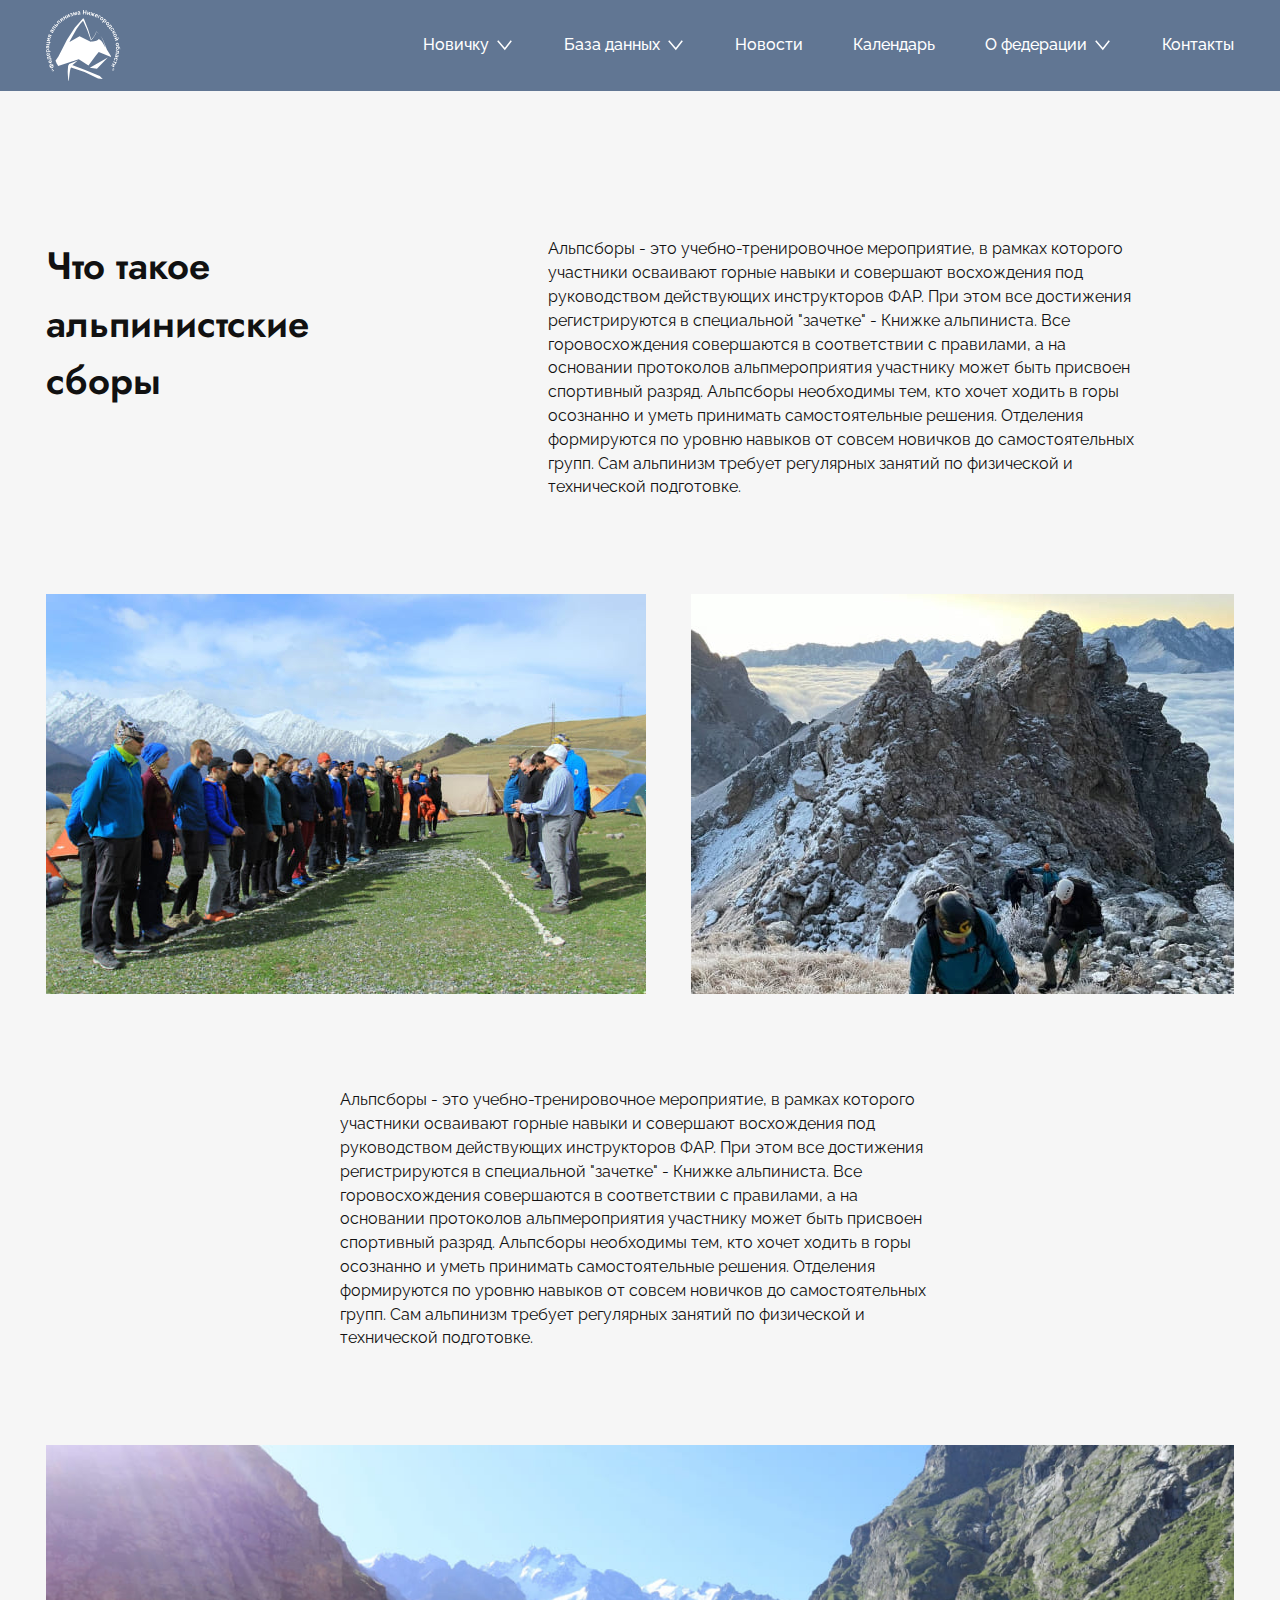
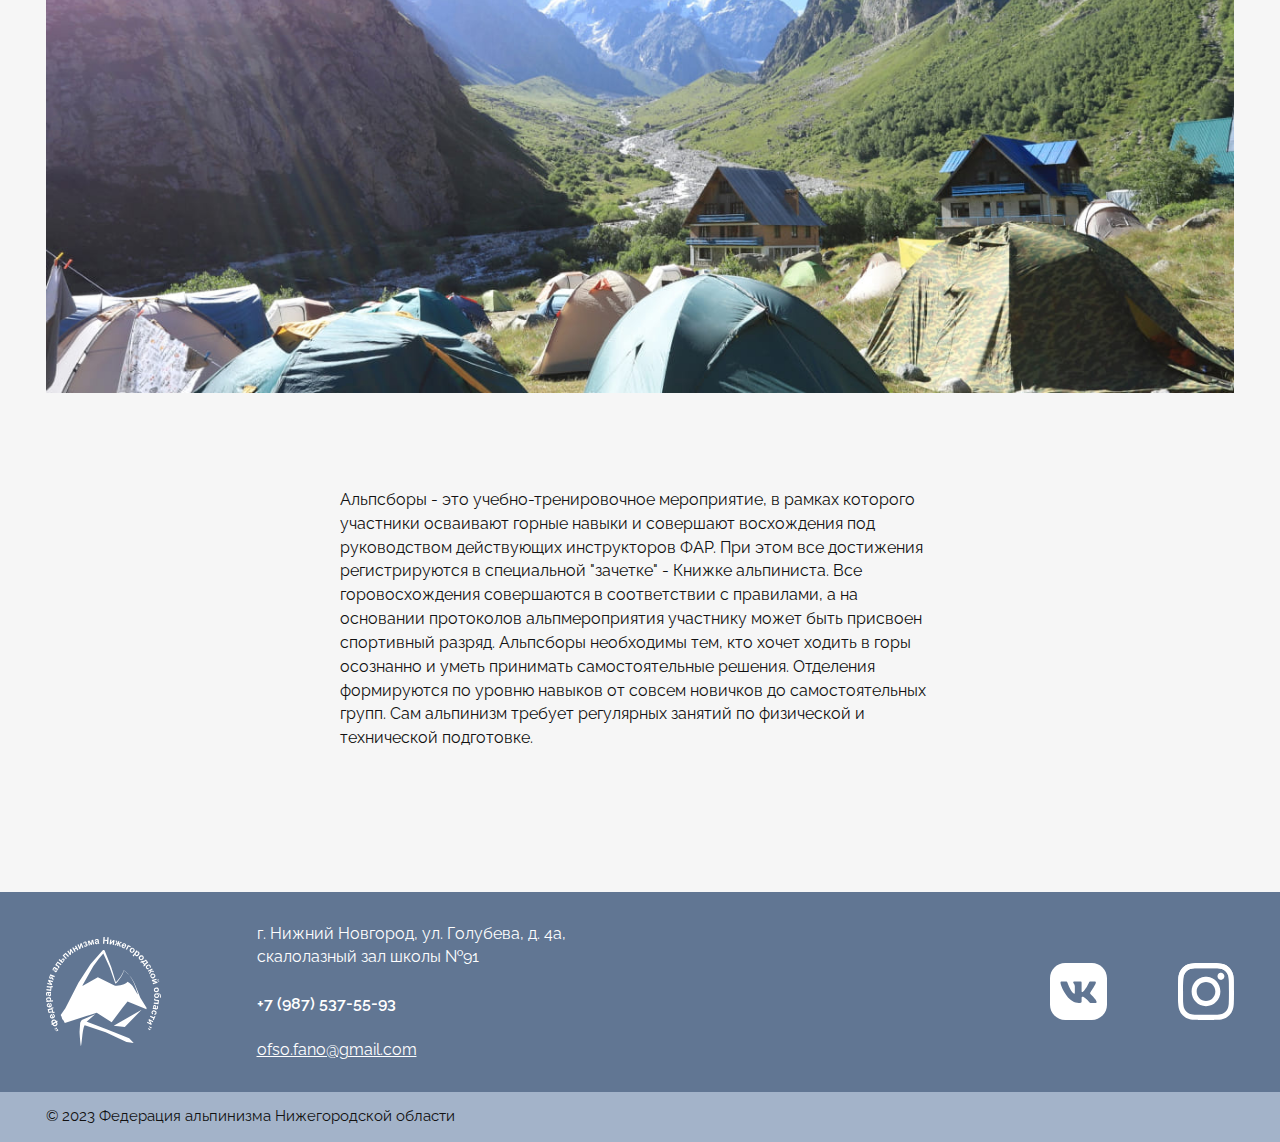
<file: pages/beginner-what-is-it.html>
<!DOCTYPE html>
<html lang="ru">
      <head>
            <meta charset="UTF-8" />
            <meta http-equiv="X-UA-Compatible" content="IE=edge" />
            <meta
                  name="viewport"
                  content="width=device-width, initial-scale=1.0"
            />
            <title>Что такое альпсборы</title>
            <link rel="preconnect" href="https://fonts.googleapis.com" />
            <link
                  rel="preconnect"
                  href="https://fonts.gstatic.com"
                  crossorigin
            />
            <link rel="preconnect" href="https://fonts.googleapis.com" />
            <link
                  rel="preconnect"
                  href="https://fonts.gstatic.com"
                  crossorigin
            />
            <link
                  href="https://fonts.googleapis.com/css2?family=Jost:wght@400;600&family=Raleway:ital,wght@0,400;0,500;0,600;1,400&display=swap"
                  rel="stylesheet"
            />
            <link rel="stylesheet" href="../styles/style.css" />
            <link rel="stylesheet" href="../styles/media.css" />
            <link
                  rel="icon"
                  href="../images/favicons/favicon.svg"
                  type="image/svg+xml"
            />
            <script src="../scripts/loadmodules.js" defer></script>
      </head>

      <body>
            <header class="sp-header"></header>

            <main class="container s-m-top-medium">
                  <div class="sp-content">
                        <div class="sp-content__title-and-content">
                              <div class="sp-content__title">
                                  <h1>Что такое альпинистские сборы</h1>  
                              </div>
                              
                              <div class="sp-content__item">
                              <p>
                        Альпсборы - это учебно-тренировочное мероприятие, в
                        рамках которого участники осваивают горные навыки и
                        совершают восхождения под руководством действующих
                        инструкторов ФАР. При этом все достижения регистрируются
                        в специальной "зачетке" - Книжке альпиниста. Все
                        горовосхождения совершаются в соответствии с правилами,
                        а на основании протоколов альпмероприятия участнику
                        может быть присвоен спортивный разряд. Альпсборы
                        необходимы тем, кто хочет ходить в горы осознанно и
                        уметь принимать самостоятельные решения. Отделения
                        формируются по уровню навыков от совсем новичков до
                        самостоятельных групп. Сам альпинизм требует регулярных
                        занятий по физической и технической подготовке.
                  </p>
                        </div>
                        </div>
                        
                  
                  <div class="sp-content__two-img">
                        <img src="../images/what-is-it-3.jpg" alt="">
                  <img src="../images/what-is-it-2.jpg" alt="">
                  </div>
                  
                  <div class="sp-content__item">
                        <p>
                        Альпсборы - это учебно-тренировочное мероприятие, в
                        рамках которого участники осваивают горные навыки и
                        совершают восхождения под руководством действующих
                        инструкторов ФАР. При этом все достижения регистрируются
                        в специальной "зачетке" - Книжке альпиниста. Все
                        горовосхождения совершаются в соответствии с правилами,
                        а на основании протоколов альпмероприятия участнику
                        может быть присвоен спортивный разряд. Альпсборы
                        необходимы тем, кто хочет ходить в горы осознанно и
                        уметь принимать самостоятельные решения. Отделения
                        формируются по уровню навыков от совсем новичков до
                        самостоятельных групп. Сам альпинизм требует регулярных
                        занятий по физической и технической подготовке.
                  </p>
                  </div>
                  
                  <img src="../images/what-is-it-1.jpg" alt="">
                  <div class="sp-content__item">
                        <p>
                        Альпсборы - это учебно-тренировочное мероприятие, в
                        рамках которого участники осваивают горные навыки и
                        совершают восхождения под руководством действующих
                        инструкторов ФАР. При этом все достижения регистрируются
                        в специальной "зачетке" - Книжке альпиниста. Все
                        горовосхождения совершаются в соответствии с правилами,
                        а на основании протоколов альпмероприятия участнику
                        может быть присвоен спортивный разряд. Альпсборы
                        необходимы тем, кто хочет ходить в горы осознанно и
                        уметь принимать самостоятельные решения. Отделения
                        формируются по уровню навыков от совсем новичков до
                        самостоятельных групп. Сам альпинизм требует регулярных
                        занятий по физической и технической подготовке.
                  </p>
                  </div>
                  
                  </div>
                  
            </main>
            <footer class="footer s-m-top-medium"></footer>
      </body>
      <script src="../scripts/app.js" defer></script>
</html>
</file>
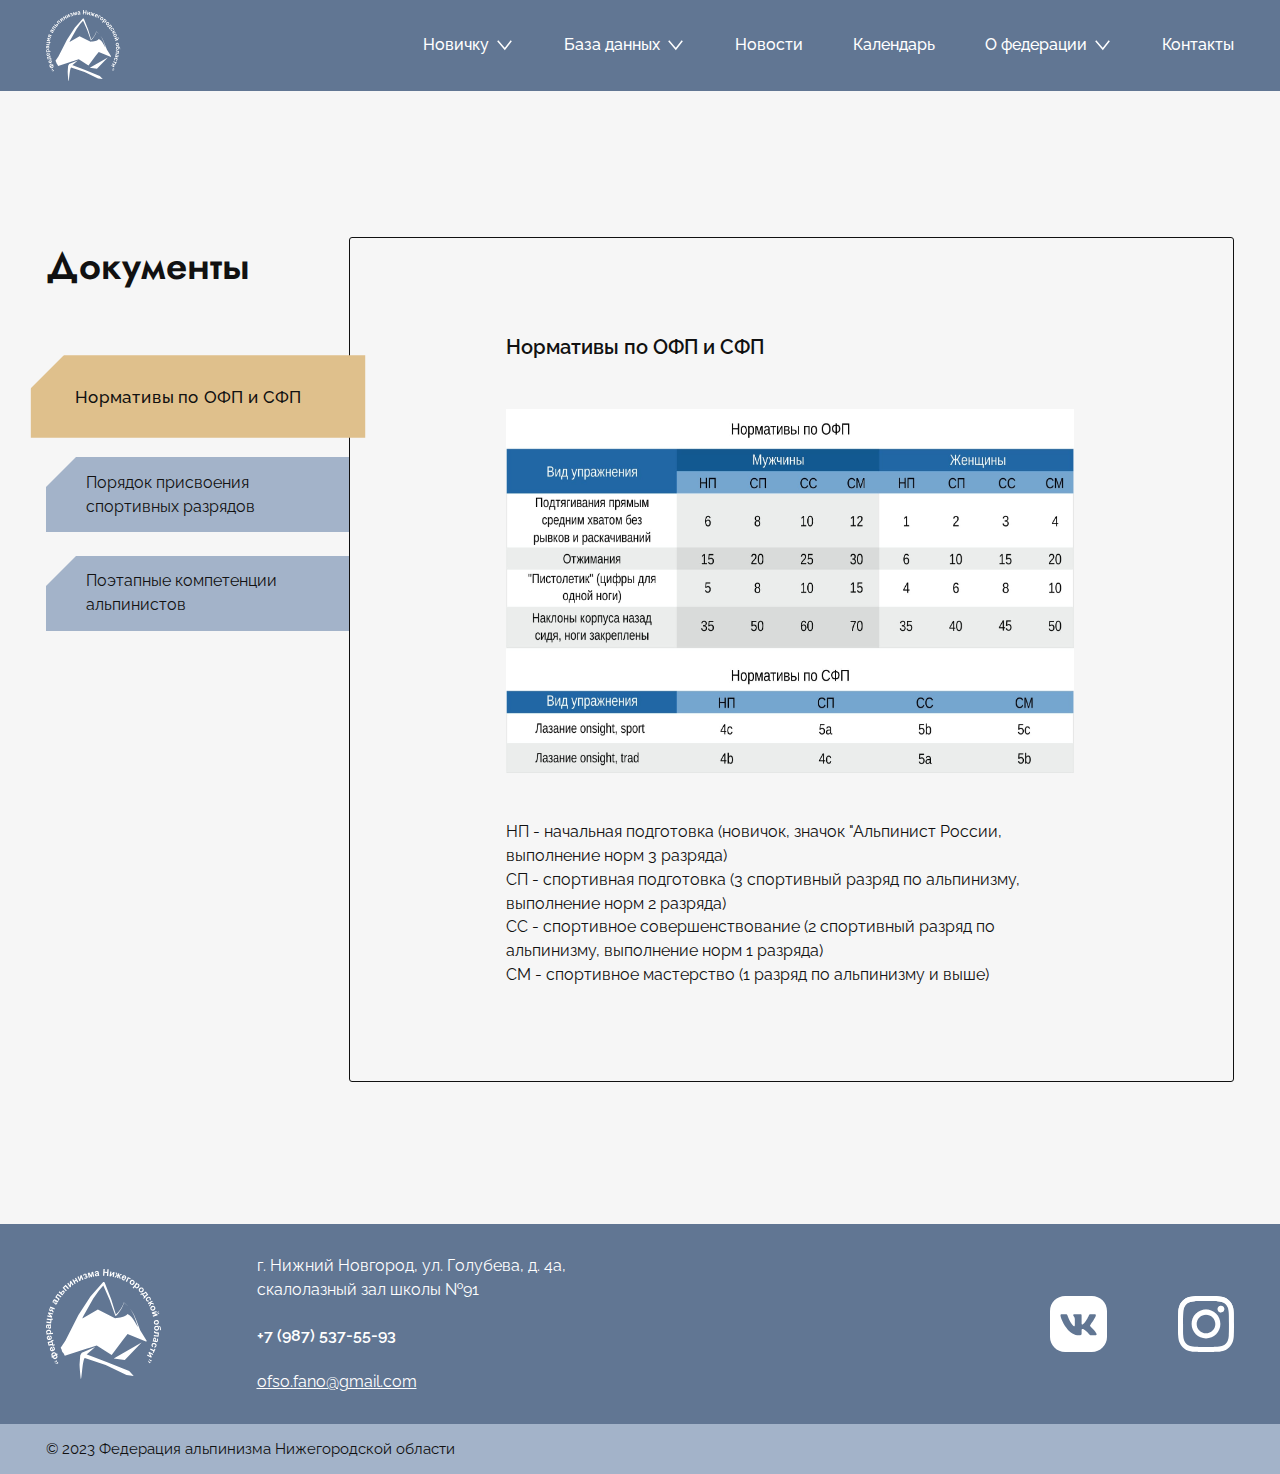
<file: pages/db-documents.html>
<!DOCTYPE html>
<html lang="ru">
      <head>
            <meta charset="UTF-8" />
            <meta http-equiv="X-UA-Compatible" content="IE=edge" />
            <meta
                  name="viewport"
                  content="width=device-width, initial-scale=1.0"
            />
            <title>Документы</title>
            <link rel="preconnect" href="https://fonts.googleapis.com" />
            <link
                  rel="preconnect"
                  href="https://fonts.gstatic.com"
                  crossorigin
            />
            <link rel="preconnect" href="https://fonts.googleapis.com" />
            <link
                  rel="preconnect"
                  href="https://fonts.gstatic.com"
                  crossorigin
            />
            <link
                  href="https://fonts.googleapis.com/css2?family=Jost:wght@400;600&family=Raleway:ital,wght@0,400;0,500;0,600;1,400&display=swap"
                  rel="stylesheet"
            />
            <link rel="stylesheet" href="../styles/style.css" />
            <link rel="stylesheet" href="../styles/media.css" />
            <link
                  rel="icon"
                  href="../images/favicons/favicon.svg"
                  type="image/svg+xml"
            />
            <script src="../scripts/loadmodules.js" defer></script>
            <!-- <script src="../scripts/loadtable.js" defer></script> -->
      </head>

      <body>
            <header class="sp-header"></header>

            <main class="container s-m-top-medium sp-content">
                  
                  <div class="sp-tabs">
                        <div>
                              <div class="sp-tabs__title">
                              <h1>Документы</h1>
                              </div>     
                        
                        <div class="sp-tabs__label-list">
                              <!-- <div class="sp-content__title">
                              <h1>Документы</h1>
                              </div> -->
                              <input type="radio" name="tabs-buttons" value="normatives" id="tab-normatives" checked class="visually-hidden">
                              <label for="tab-normatives"><p>Нормативы по ОФП и СФП</p></label>

                              <input type="radio" name="tabs-buttons" value="razryad" id="tab-razryad" class="visually-hidden">
                              <label for="tab-razryad"><p>Порядок присвоения спортивных разрядов</p></label>

                              <input type="radio" name="tabs-buttons" value="competenc" id="tab-competenc" class="visually-hidden">
                              <label for="tab-competenc"><p>Поэтапные компетенции альпинистов</p></label>                              
                        </div>
                        </div>
                        <div class="sp-tabs__content-box">
                              <div class="sp-tabs__item" id="content-normatives">
                                    <h3>Нормативы по ОФП и СФП</h3>
                                    <img src="../images/o-f-p.jpg" alt="">
                                    <p>НП - начальная подготовка (новичок, значок "Альпинист России, выполнение норм 3 разряда) <br>

СП - спортивная подготовка (3 спортивный разряд по альпинизму, выполнение норм 2 разряда) <br>

СС - спортивное совершенствование (2 спортивный разряд по альпинизму, выполнение норм 1 разряда) <br>

СМ - спортивное мастерство (1 разряд по альпинизму и выше)</p>                                    
                              </div>
                              <div class="sp-tabs__item" id="content-razryad">
                                    <h3>Порядок присвоения спортивных разрядов</h3>
                                    <p>Выдержка из "Положения о Единой всероссийской спортивной классификации" (от 10 апреля 2020 г. № 295 (вступил в силу 01.06.2020) </p>
                                    <p>IV. Порядок присвоения спортивных разрядов</p>


<p>45. Спортивные разряды КМС и «первый спортивный разряд» присваиваются соответственно сроком на 3 и 2 года Органами исполнительной власти (за исключением случаев присвоения сотрудникам федеральных органов, принадлежность которых к таким федеральным органам отнесена к сведениям, составляющим государственную тайну) по представлению, содержащему фамилию, имя, отчество (при наличии), дату рождения спортсмена, а также сведения о результате спортсмена, показанном на соревновании (далее – представление для присвоения спортивного разряда), заверенному печатью (при наличии) и подписью руководителя или уполномоченного должностного лица региональной спортивной федерации или подразделения федерального органа, по месту территориальной сферы деятельности региональной спортивной федерации или по месту нахождения подразделения федерального органа.</p>

<p>46. Спортивные разряды «второй спортивный разряд» и «третий спортивный разряд» присваиваются сроком на 2 года органами местного самоуправления муниципальных районов и городских округов (далее – Органы местного самоуправления) (за исключением военно-прикладных и служебно-прикладных видов спорта) по представлению для присвоения спортивного разряда, заверенному печатью (при наличии) и подписью руководителя региональной спортивной федерации или уполномоченного должностного лица, или местной спортивной федерации (далее при совместном упоминании – спортивные федерации) по месту их территориальной сферы деятельности.</p>

<p>47. Спортивные разряды «первый юношеский спортивный разряд», «второй юношеский спортивный разряд», «третий юношеский спортивный разряд» присваиваются сроком на 2 года физкультурно-спортивными организациями, организациями, осуществляющими спортивную подготовку или образовательными организациями (за исключением военно-прикладных и служебно-прикладных видов спорта), по представлению для присвоения спортивного разряда, подписанному тренером-преподавателем (включая старшего), педагогом дополнительного образования (включая старшего), руководителем физического воспитания, тренером, или по обращению спортсмена или его законного представителя
(далее – Заявитель), по месту жительства спортсмена или по месту нахождения физкультурно-спортивной организации, организации, осуществляющей спортивную подготовку или образовательной организации.</p>

<p>49. Представление для присвоения спортивного разряда или обращение и прилагаемые к нему документы, предусмотренные пунктом 50 Положения (далее – документы для присвоения спортивного разряда), подаются в Органы исполнительной власти, Органы местного самоуправления, физкультурно-спортивные организации, организации, осуществляющие спортивную подготовку, образовательные организации или подразделения федерального органа (далее при совместном упоминании – Организация) спортивной федерацией, физкультурно-спортивной организацией, организацией, осуществляющей спортивную подготовку, образовательной организацией, подразделением федерального органа, должностным лицом или Заявителем в течение 4 месяцев со дня выполнения спортсменом норм, требований и условий их выполнения.</p>

<p>50. К представлению для присвоения спортивного разряда или обращению прилагаются:
а) копия протокола или выписка из протокола соревнования, подписанного председателем главной судейской коллегии соревнования (главным судьей), отражающего выполнение норм, требований и условий их выполнения – для присвоения всех спортивных разрядов;
б) копия справки о составе и квалификации судейской коллегии, подписанной:
председателем судейской коллегии (главным судьей) и лицом, уполномоченным организацией, проводящей соревнования – для присвоения спортивных разрядов КМС, «первый спортивный разряд», «второй спортивный разряд», «третий спортивный разряд» (за исключением международных соревнований);
председателем судейской коллегии (главным судьей) – для присвоения юношеских спортивных разрядов;
в) подпункт утратил силу (приказ Минспорта России от 1 июня 2017 г. № 479);
г) две фотографии размером 3х4 см;
д) копия документа, удостоверяющего принадлежность спортсмена к физкультурно-спортивной организации, организации, осуществляющей спортивную подготовку или образовательной организации (в случае приостановления действия государственной аккредитации региональной спортивной федерации);
е) копии второй и третьей страниц паспорта гражданина Российской Федерации, а также копии страниц, содержащих сведения о месте жительства, а при его отсутствии  копии страниц паспорта гражданина Российской Федерации, удостоверяющего личность гражданина Российской Федерации за пределами территории Российской Федерации, содержащих сведения о фамилии, имени, отчестве (при наличии), органе, выдавшем документ, дате окончания срока действия документа (за исключением юношеских спортивных разрядов);
Для лиц, не достигших возраста 14 лет, – копия свидетельства о рождении;</p>

<p>51. По результатам рассмотрения документов для присвоения спортивного разряда Организация принимает решение о присвоении спортивного разряда, о возврате документов для присвоения спортивного разряда или об отказе в присвоении спортивного разряда.</p>

<p>52. Решение о присвоении спортивного разряда принимается в течение 2 месяцев со дня поступления документов для присвоения спортивного разряда от спортивной федерации, физкультурно-спортивной организации, организации, осуществляющей спортивную подготовку, образовательной организации, подразделения федерального органа, должностного лица или Заявителя, и оформляется документом, который подписывается руководителем Организации.</p>

<p>54. Копия документа о принятом решении в течение 10 рабочих дней со дня его подписания направляется в спортивную федерацию, физкультурно-спортивную организацию, организацию, осуществляющую спортивную подготовку, образовательную организацию или Заявителю и (или) размещается на официальном сайте Организации в информационно-телекоммуникационной сети «Интернет».</p>

<p>59. В случае если спортсмен в течение срока, на который был присвоен спортивный разряд, повторно выполнил нормы, требования и условия (подтвердил спортивный разряд) (далее – подтверждение), срок действия такого спортивного разряда продлевается на соответствующий срок, установленный пунктами 45-48 Положения, со дня окончания срока, на который он был присвоен.
В случае если вследствие отмены соревнований, причинами которой послужили обстоятельства непреодолимой силы, спортсмен не подтвердил спортивный разряд, срок действия такого спортивного разряда продлевается
на 12 месяцев со дня окончания срока действия обстоятельств непреодолимой силы.
Для принятия решения о подтверждении спортивного разряда, в срок не ранее чем за 2 месяца до дня окончания и не позднее дня окончания срока, на который был присвоен спортивный разряд, в Организацию подается ходатайство о подтверждении спортивного разряда, заверенное печатью (при наличии) и подписью руководителя или уполномоченного должностного лица спортивной федерации, физкультурно-спортивной организации, организации, осуществляющей спортивную подготовку, образовательной организации, подразделения федерального органа, должностного лица или Заявителя соответственно, содержащее фамилию, имя, отчество (при наличии), дату рождения спортсмена, а также сведения о наименовании соревнования, месте и дате его проведения, о выполнении норм, требований и условий их выполнения для подтверждения спортивного разряда, а также фамилию, имя, отчество (при наличии) председателя судейской коллегии (главного судьи) (далее – Ходатайство).
К Ходатайству прилагаются копии документов, предусмотренные подпунктами «а», «б» пункта 50 Положения.</p>

<p>60. Решение о подтверждении или об отказе в подтверждении спортивного разряда принимается Организацией в течение 1 месяца со дня поступления Ходатайства в виде документа, который подписывается руководителем Организации.
Копия документа о принятом решении в течение 10 рабочих дней со дня его подписания направляется в спортивную федерацию, физкультурно-спортивную организацию, организацию, осуществляющую спортивную подготовку, образовательную организацию или Заявителю и (или) размещается на официальном сайте Организации в информационно-телекоммуникационной сети «Интернет».</p>

                              
                              </div>
                              <div class="sp-tabs__item" id="content-competenc">
                                    <h3>Поэтапные компетенции альпинистов</h3>
                                    <img src="../images/competencion.jpg" alt="">                              
                              </div>
                        </div>
                  </div>
            </main>
            <footer class="footer s-m-top-medium"></footer>
      </body>
      <script src="../scripts/app.js" defer></script>
</html>
</file>
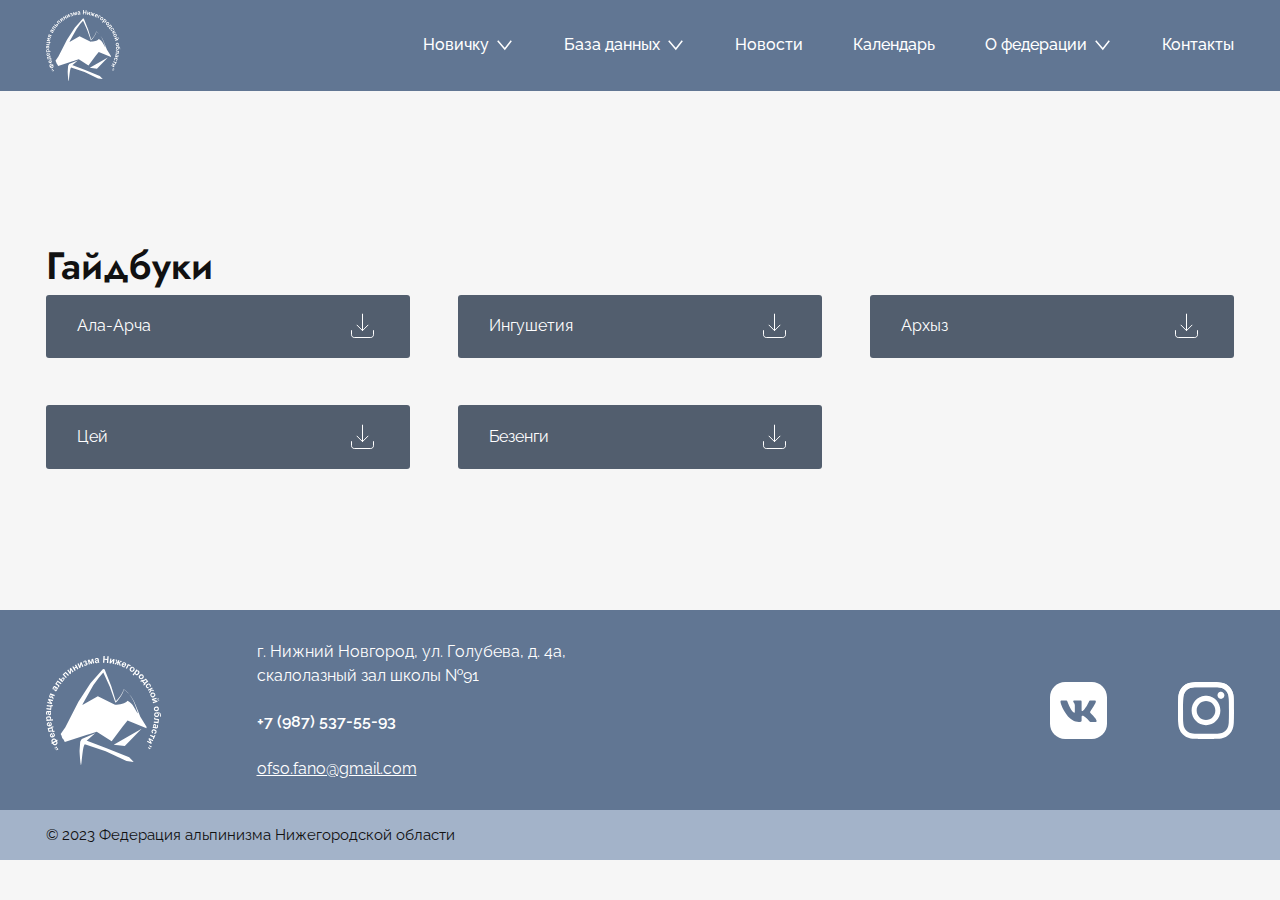
<file: pages/db-pathes.html>
<!DOCTYPE html>
<html lang="ru">
  <head>
    <meta charset="UTF-8" />
    <meta http-equiv="X-UA-Compatible" content="IE=edge" />
    <meta name="viewport" content="width=device-width, initial-scale=1.0" />
    <title>Документы</title>
    <link rel="preconnect" href="https://fonts.googleapis.com" />
    <link rel="preconnect" href="https://fonts.gstatic.com" crossorigin />
    <link rel="preconnect" href="https://fonts.googleapis.com" />
    <link rel="preconnect" href="https://fonts.gstatic.com" crossorigin />
    <link
      href="https://fonts.googleapis.com/css2?family=Jost:wght@400;600&family=Raleway:ital,wght@0,400;0,500;0,600;1,400&display=swap"
      rel="stylesheet"
    />
    <link rel="stylesheet" href="../styles/style.css" />
    <link rel="stylesheet" href="../styles/media.css" />
    <link
      rel="icon"
      href="../images/favicons/favicon.svg"
      type="image/svg+xml"
    />
    <script src="../scripts/loadmodules.js" defer></script>
    <!-- <script src="../scripts/loadtable.js" defer></script> -->
  </head>

  <body>
    <header class="sp-header"></header>

    <main class="container s-m-top-medium">
      <div>
        <h2>Гайдбуки</h2>
        <ul class="download-list">
          <li>
            <a href="" download="">Ала-Арча</a>
            <img src="../images/icon-download.svg" alt="" />
          </li>
          <li>
            <a href="" download="">Ингушетия</a
            ><img src="../images/icon-download.svg" alt="" />
          </li>
          <li>
            <a href="" download="">Архыз</a
            ><img src="../images/icon-download.svg" alt="" />
          </li>
          <li>
            <a href="" download="">Цей</a
            ><img src="../images/icon-download.svg" alt="" />
          </li>
          <li>
            <a href="" download="">Безенги</a
            ><img src="../images/icon-download.svg" alt="" />
          </li>
        </ul>
      </div>

      <!-- <div class="sp-pathes-grid">
        <div class="sp-content">
          <h2>Маршруты</h2>

          <div class="sp-accordion">
            <div class="sp-accordion__item">
              <div class="sp-accordion__header">
                <p>Адырсу: в. ВИА-тау (2А и 2Б)</p>
                <img src="../images/icon-arrow.svg" alt="" />
              </div>
              <div class="sp-accordion__wrap">
                <div class="sp-accordion__content">
                  <h3>
                    Виатау по Южному гребню 2Б, <br />
                    Виатау по Северному гребню 2А
                  </h3>
                  <img src="../images/pathes-via.jpg" alt="" />
                  <h4>Описание маршрута 2Б</h4>
                  <p>
                    От альплагеря "Уллутау" перейти по мосту р. Адырсу и мимо
                    коша двигаться в сторону "острова". Перейдя систему ручьев
                    (напротив Старого Джайлыка), свернуть налево на крутую тропу
                    уходящую мимо водопада вверх. По тропе доходите до ночевок,
                    расположенных перед левобережной мореной ледника. От лагеря
                    1,5-2 часа. <br />
                    1. От ночевок доходите по тропе до конца морены и,
                    траверсировав фирновые склоны Койавгана, выходите на ледник.
                    Прямо перед вами массив Виатау без явно выраженной вершины.
                    Слева от вершины вы увидите явно выраженный жандарм Узловой,
                    через который проходит маршрут 2б. <br />
                    2. Сворачиваете налево и движетесь по леднику в сторону
                    самого низкого провала в гребне, идущем от Узлового
                    жандарма. Поднявшись в провал, поворачиваете направо в
                    сторону жандарма. Движетесь по простым тропам слева от
                    гребня, затем переходите направо на снежник. По нему
                    выходите на скалы и по простым полкам подходите к основанию
                    жандарма. Жандарм обходится слева и сзади. <br />
                    3. Обойдя жандарм, выходите направо на Южный гребень вершины
                    Виатау. Движетесь вначале по гребню, затем слева от него по
                    простым полкам, пока не увидите справа наверху большие
                    скальные ворота. Подымаетесь по скалам средней сложности на
                    гребень перед "воротами". Проходите внутри "ворот" и сразу
                    за ними ключевое место маршрута - острый 2-3метровый
                    скальный гребешок, который легко пройти, сев на него верхом.
                    Есть искушение обойти гребешок справа по полкам, но выход
                    там более стремный. <br />
                    4. Далее движетесь по гребню до предвершинного взлета. По
                    крутым скалам средней трудности предвершинного взлета 50м
                    выходите на простую широкую часть гребня ведущую к вершине
                    Виатау.От ночевок 5-6 часов. Спуск по 2а.
                  </p>
                  <h4>Описание маршрута 2А</h4>
                  <p>
                    1. На леднике сворачиваете направо и движетесь в сторону
                    перевала Койавган. По крутому снежно-фирновому (в августе
                    осыпному) взлету подымаетесь на перевал слева от снежного
                    карниза на перевале. <br />
                    2. На перевале сворачиваете налево и вначале по немного
                    разрушенным, а затем по монолитным скалам гребня подымаетесь
                    на в. Виатау. От ночевок 4-5 часов
                  </p>
                </div>
              </div>
            </div>

            <div class="sp-accordion__item">
              <div class="sp-accordion__header">
                <p>Адырсу: Джайлык 4А</p>
                <img src="../images/icon-arrow.svg" alt="" />
              </div>
              <div class="sp-accordion__wrap">
                <div class="sp-accordion__content">
                  <h3>
                    Джайлык по Северному склону Западного гребня, 4А, комб.
                  </h3>
                  <img src="../images/pathes-djajlyk.jpg" alt="" />
                  <h4>Описание маршрута</h4>
                  <p>
                    R0. От "Черных скал" гребня вершины Джайлык подъем по
                    пологому, затем по крутому ледово-снежному 400-500 метровому
                    склону северной (левой по ходу) стороны Западного гребня
                    вершины Джайлык. <br />
                    R1. Вначале подъем по правой части ледового склона до двух
                    скальных островов посередине склона. Затем траверс влево
                    между скальными островами и подъем прямо вверх до перемычки
                    Западного гребня слева от жандарма "Клешня". <br />
                    R2. На перемычке повернуть налево и двигаться сначала по
                    полкам с правой стороны скального гебня, затем подъем на
                    гребень и выход на вершину Джайлык.
                  </p>
                </div>
              </div>
            </div>

            <div class="sp-accordion__item">
              <div class="sp-accordion__header">
                <p>Адырсу: Койавган по Северо-западному леднику 3Б</p>
                <img src="../images/icon-arrow.svg" alt="" />
              </div>
              <div class="sp-accordion__wrap">
                <div class="sp-accordion__content">
                  <h3>
                    Койавган по Северо-Зап. леднику, 3Б к.тр., маршрут Рудольфа
                    Ефимова
                  </h3>
                  <img src="../images/pathes-kojavgan.jpg" alt="" />
                  <h4>Описание маршрута</h4>
                  <p>
                    Ночевка под мореной, ведущей на Джаловчатские ночевки.
                    Нижнюю часть ледника до бараньего лба необходимо пройти до
                    9-00, т.к. после 9 утра сыпят камни. 1. До бараньего лба 3
                    веревки (по 50м). Крутизна 45гр. (при прохождении бергшрунда
                    - страховка) <br />
                    2. бараний лоб 1 веревка под язык ледника (страховка -
                    закладки, крючья). <br />
                    3. Выход на язык ледника, 1 веревка, крутизна 60-70 град.
                    (страховка - ледобуры). <br />
                    4. Вверх по леднику, 8 веревок, крутизна 50-60 град.
                    (страховка - ледобуры). <br />
                    5. Далее 7 веревок по снегу до выхода на гребень, крутизна
                    снежника 45-50 град. (страховка через ледоруб). <br />
                    6. Перед выходом на гребень бергшрунд, который переходится
                    по мосту. Тщательная страховка при преодолении бергшрунда!!!
                    <br />
                    7. По гребню до вершины движение одновременное. Страховка
                    через выступы. гребень сильно разрушен, живые камни. По
                    гребню до вершины 1 час. <br />
                    8. Спуск с вершины на перевал Койавган по полкам (1 час).
                    Склон сыпучий, живые камни. Необходимое снаряжение для
                    двойки: <br />
                    ледобуры - 5 шт. кручья ск. - 3-5 шт. карабины, оттяжки
                    кошки ледовый инструмент палатка газоаая горелка <br />
                    Маршрут можно пройти из лагеря в лагерь, но лучше с бивуака.
                  </p>
                </div>
              </div>
            </div>
            <div class="sp-accordion__item">
              <div class="sp-accordion__header">
                <p>Адырсу: Лацга по Восточному гребню, 3А</p>
                <img src="../images/icon-arrow.svg" alt="" />
              </div>
              <div class="sp-accordion__wrap">
                <div class="sp-accordion__content">
                  <h3>Лацга по Восточному гребню, 3А, комб.</h3>
                  <img src="../images/pathes-lazga3a.jpg" alt="" />
                  <h4>Описание маршрута</h4>
                  <p>
                    R0. От площадок перевала Гарваш подойти под Восточный
                    гребень вершины Лацга. По пологой 80-90-метровой осыпи
                    подойти к первому скальному взлету Восточного гребня. <br />
                    R1. По простым, местами средней трудности (страховка) скалам
                    1 взлета Восточного гребня 200-250 м вверх под жандарм
                    Палец. <br />
                    R2. Палец обходить слева и за ним по монолитным
                    60-80-метровым скалам средней трудности Восточного гребня
                    подойти под 2 взлет Восточного гребня с вертикальной
                    расщелиной. 2 взлет обходить сначала траверсом 20 м по полке
                    слева, затем 18-20 м вверх- вправо на взлет. <br />
                    R3-R4. Отсюда по осыпному (местами заснеженному) пологому
                    150-метровому Восточному гребню подойти к небольшому провалу
                    в гребне. Здесь ключевое место маршрута — 5-ти метровая
                    стенка с косой расщелиной (крючьевая страховка). <br />
                    R5-R6. Далее мимо явно выраженного спускового куллуара слева
                    (2А) вверх по широкому снежному плато с небольшими взлетами
                    подходите к крутому, в зависимости от сезона, ледовому или
                    фирновому 70-80-ти метровому влету. Подымаетесь по нему
                    (страховка) на узкий снежный гребешок, сворачиваете направо
                    и по гребешку выходите на вершину Лацга. В тумане, пройдя
                    спусковой куллуар, продолжайте двигаться вдоль скал и
                    крупной осыпи (слева) до самого крутого взлета. Спуск в
                    июне-июле по 2А. В августе, при большом таянии, куллуар
                    сильно пробивается камнями, поэтому безопаснее спускаться по
                    пути подъема.
                  </p>
                </div>
              </div>
            </div>
            <div class="sp-accordion__item">
              <div class="sp-accordion__header">
                <p>Адырсу: Лацга с Юга по куллуару Восточного гребня, 2А</p>
                <img src="../images/icon-arrow.svg" alt="" />
              </div>
              <div class="sp-accordion__wrap">
                <div class="sp-accordion__content">
                  <h3>Лацга с Юга по куллуару Восточного гребня, 2А, комб.</h3>
                  <img src="../images/pathes-lazga2a.jpg" alt="" />
                  <h4>Описание маршрута</h4>
                  <p>
                    С площадок перевала Гарваш спуститься на юг на снежное
                    плато. По плато подойти к первому от перевала Гарваш крутому
                    ледово-снежному кулуару. По крутому ледово-снежному, затем
                    простому разрушенному скальному широкому южному кулуару
                    250-300 м вверх на Восточный гребень вершины Лацга. На
                    гребне свернуть влево и двигаться вверх по широкому снежному
                    плато с небольшими взлетами к крутому, в зависимости от
                    сезона, ледовому или фирновому 70-80-ти метровому влету.
                    Подымаетесь по нему (страховка) на узкий снежный гребешок,
                    сворачиваете направо и по гребешку выходите на вершину
                    Лацга. От перевала Гарваш 5-6 часов. Если вы подымаетесь в
                    тумане, то поднявшись до конца куллуара, поверните налево и
                    двигайтесь справа от скал и крупной осыпи (вдоль них) до
                    самого крутого взлета.
                  </p>
                </div>
              </div>
            </div>
            <div class="sp-accordion__item">
              <div class="sp-accordion__header">
                <p>
                  Адырсу: Тютю 2я Западная по Южному ребру. комб. 3Б.
                  (Хрусталик)
                </p>
                <img src="../images/icon-arrow.svg" alt="" />
              </div>
              <div class="sp-accordion__wrap">
                <div class="sp-accordion__content">
                  <h3>
                    Тютю Вторая Западная по Южному ребру, комб, 3Б.
                    ("Хрусталик")
                  </h3>
                  <img src="../images/pathes-tutu.jpg" alt="" />
                  <h4>Описание маршрута</h4>
                  <p>
                    R0. От Райских ночевок (группа 4-8 человек) по правой
                    стороне ледника Западный Тютю подойти под правую по ходу
                    сторону Южного ребра вершины Тютю Вторая Западная,
                    расположенного между двумя крутыми ледово-снежными
                    камнепадоопасными кулуарами. <br />
                    R1. С ледника от правой стороны скального взлета Южного
                    ребра по косой наклонной заснеженной осыпной полке-склону
                    выйти траверсом влево в крутой скальный кулуар в центре
                    Южного ребра. По крутым простым скалам кулуара (живые камни,
                    страховка), затем по скалам средней трудности 8-10-метровой
                    стенки (страховка) подняться на осыпной склон кулуара. Слева
                    от куллуара на полке контрольный тур. <br />
                    R2. От куллуара траверс вправо по осыпной полке вдоль
                    невысокой стенки до внутреннего угла в ней. <br />
                    R3-R4. По внутреннему углу (ключевое место) вылезти на
                    широкую пологую полку и подойти по ней прямо до стены, где
                    можно организовать хорошую станцию. Далее вдоль стены
                    траверс вправо и по простым скалам выйти на большую
                    выступающую площадку. <br />
                    R5. По площадке подойти к жандарму Хрустальный и обойдя
                    жандарм слева, выйти на перемычку Южного ребра. От перемычки
                    вверх сначала по узкому, потом по широкому, сильно
                    разрушенному крутому скальному (крючьевая страховка),
                    постепенно выполаживающемуся Южному ребру выйти под большой
                    скальный взлет. <br />
                    R6. Из-под взлета траверсом 80-100 м по крутым плитам и
                    полкам правой стороны Южного ребра (страховка) подойти к
                    горловине кулуара. Под горловиной пересечь кулуар вправо
                    (камнепады) и по простым скалам правой стороны горловины
                    кулуара подняться на осыпной (возможно заснеженный) склон.
                    <br />
                    R7-R8. По пологому склону с островками скал подойти под
                    скальный взлет вершины Тютю Вторая Западная. Пройдя слева
                    вдоль взлета пересекаете узкий кулуар (камнепад) и выходите
                    по скалкам на осыпной склон. По крутому склону, затем по
                    простым скалам Южного гребня взойти на вершину Тютю Вторая
                    Западная. От ледника Западный Тютю 6-8 часов.
                  </p>
                </div>
              </div>
            </div>
            <div class="sp-accordion__item">
              <div class="sp-accordion__header">
                <p>Адырсу: Тютю Западная 1Б, Тютю 2я Западная 2А</p>
                <img src="../images/icon-arrow.svg" alt="" />
              </div>
              <div class="sp-accordion__wrap">
                <div class="sp-accordion__content">
                  <h3>
                    Тютю Западная по Западному гребню, комб, 1Б Тютю Вторая
                    Западная по Западному гребню, комб, 2А.
                  </h3>
                  <img src="../images/pathes-tutu1b.jpg" alt="" />
                  <h4>Описание маршрута</h4>
                  <p>
                    От плеча Шогенцукова спустится на ледник (закрытые трещины)
                    и подойти под седловину перевала Куллумкол, расположенную
                    под южным склоном Западного гребня вершины Тютю Западная. По
                    левой стороне ледово-снежного склона подняться на седловину
                    перевала Куллумкол. Здесь свернуть вправо. Пройдя седловину,
                    по простой заснеженной (возможно обледенелой) осыпи, потом
                    по ледово-снежному склону (лавины) выйти на Западный гребень
                    вершины Тютю Западная. Тут свернуть вправо и по пологому
                    широкому заснеженному легкому скальному 150-200- метровому
                    Западному гребню подойти под 1 жандарм. Жандарм обходить по
                    заснеженным разрушенным скалам справа. Далее по пологому
                    ледово - снежному (карниз) Западному гребню подойти под 2
                    жандарм, который обойти справа по осыпям. Далее движетесь по
                    гребню и прямо по ходу движения вы увидите небольшой
                    каменистый взлет, напоминающий очередной жандарм - это и
                    есть в. Тютю-баши 1-ая Зап. А свернув с гребня влево на
                    снежник и траверсировав под склоном Тютю Западной, выходите
                    на крутой склон с мелкой осыпью. По сыпухе, переходящей в
                    простые скалки, выходите на вершину Тютю-баши 2-я Западная.
                  </p>
                </div>
              </div>
            </div>
            <div class="sp-accordion__item">
              <div class="sp-accordion__header">
                <p>Азау: ТраверсЭльбруса по юго-западной стене 5Б</p>
                <img src="../images/icon-arrow.svg" alt="" />
              </div>
              <div class="sp-accordion__wrap">
                <div class="sp-accordion__content">
                  <h3>ТраверсЭльбруса по юго-западной стене 5Б</h3>

                  <p>
                    Вершина КЮКЮРТЛЮ (4623 м) находится в западном плече
                    Эльбруса, примерно в 4-х километрах от Западной вершины.
                    Юго-западная стена вершины обрывается на ледник УЛЛУ-КАМ,
                    высота стены около 700 м, средняя крутизна около 75гр. Стена
                    имеет вид замка с зубчатыми башнями. Скалы вулканического
                    происхождения. От самой крайней башни на запад отходит отрог
                    с вершиной высотой 3960 м, справа от стены идет
                    снежно-ледовый кулуар, восточнее которого начинается стена
                    вершины 4912 м, упирающаяся в перемычку ХОТЮ-ТАУ.
                  </p>
                  <p>
                    Стена КЮКЮРТЛЮ-КОЛ-БАШИ впервые была пройдена в 1957 году
                    двойкой армейских альпинистов – Некрасовым В.П. и Живлюком
                    Г.Г. Последующий траверс КЮКЮРТЛЮ-КОЛ-БАШИ – вершины 4912 м
                    – Зап.Эльбруса – Вост.Эльбруса со спуском на «Приют 11» был
                    совершен совместно со вспомогательной группой из 5-ти
                    человек. Маршрут был пройден с 15 по 21 августа.
                  </p>
                  <img src="../images/pathes-sh1.jpg" alt="" />
                  <h4>Описание маршрута</h4>

                  <p>
                    1-ый день Из Терскола путь идет вверх по ущелью АЗАУ к
                    старому кругозору, от него по морене и через ледник АЗАУ на
                    плато АЗАУ и далее на перевал ХОТЮ-ТАУ. По перемычке
                    Хотю-Тау надо выйти на гребень, выводящий в ущелье УЛЛУ-КАМ,
                    по нему спуститься до боковой морены ледника УЛЛУ-КАМ. Этот
                    путь занимает около 9-ти часов.
                  </p>
                  <p>
                    2-ой день Через ледник УЛЛУ-КАМ надо подойти к осыпному
                    ребру западного отрога стены КЮКЮРТЛЮ. Справа и слева от
                    ребра расположен большой кулуар, по которому часто идут
                    камнепады. Ребро имеет два скальных взлета. Скалы легкие. За
                    вторым взлетом расположен большой жандарм, его можно обойти
                    слева по осыпной полке. Перед стеной выступает ряд
                    жандармов, и камнепадоопасными кулуарами, дно которых
                    покрыто льдом. Надо траверсировать кулуары под защитой
                    жандармов. Нижнюю часть стены загораживает крутой скальный
                    контрфорс, на котором организуется ночевка. Рабочий день – 6
                    часов.
                  </p>
                  <p>
                    3-ий день Начало подъема идет прямо вверх по крутым скалам
                    (40м) с попеременной страховкой, затем пересечь узкий
                    кулуарчик и выйти на скалы контрфорса. Подъем на гребень
                    контрфорса проходит по крутому внутреннему углу,
                    переходящему в камин, с крючьевой страховкой. Далее движение
                    идет вверх по ребру контрфорса. Крутизна скал – 40-50гр.
                    Через 40м контрфорс переходит в стенку, путь которой идет
                    влево-вверх по узкой крутой полочке, сходящей через 20 м на
                    нет. Здесь надо перейти на другую полку, идущую
                    вправо-вверх, скалы хрупкие, легко отслаиваются. Скалы
                    вулканические, крючья должны быть длиной 12-15 см. Дальше
                    движение проходит по узкому камину (30м) с крючьевой
                    страховкой (крутизна около 80гр). Камин выводит на широкую
                    полку. Движение следует продолжать вверх-вправо (20м), затем
                    траверс (5м) влево. Далее пройдя 20м вправо-вверх выходим на
                    осыпную полку, по которой двигаемся вверх-влево. Здесь есть
                    площадка, на которой можно организовать бивуак. В толщине
                    может быть снег и лед. На площадке есть контрольный тур. С
                    площадки вверх – крутой внутренний угол (15м),
                    заканчивающийся каминчиком.
                  </p>
                  <p>
                    4-ый день По предварительно обработанному маршруту выход на
                    вертикальную стену, имеющую местами отрицательный наклон.
                    Движение на стременах. Далее выход на левый камин (40м),
                    выводящий на наклонную скальную площадку. Здесь возможна
                    ночевка. Отсюда вдоль скальной стенки продвигаемся влево,
                    затем вверх по наклонной стене (10м) в камин.
                  </p>
                  <p>
                    5-ый день Камин переходит в гладкую вертикальную стенку,
                    подъем по которой выводит в камин, заканчивающейся маленькой
                    площадкой на камине. Отсюда движение вправо-вверх по
                    гладкому кулуару. Скалы отслаиваются, крючья держат плохо.
                    Через 20м поднимаемся на площадку и траверсом выходим на
                    башню. Скалы сильно разрушены, воды нет. В скалах вырубается
                    площадка для ночевки, здесь же есть контрольный тур.
                  </p>
                  <p>
                    6-ой день Подъем по скалам, покрытым разрушенными породами,
                    со страховкой через длинные скальные крючья. Пройдя 200м
                    нужно повернуть вправо, перейти кулуар, кое-где покрытый
                    льдом, и выйти на гребешок, который выводит к крутой
                    скальной стенке. Подъем по ней идет вправо-вверхс крючьевой
                    страховкой и выводит к вершине КЮКЮРТЛЮ. Спуск с этой
                    вершины и подъем на вершину 4912м продолжается около двух
                    часов по снежно-ледовому склону крутизной около 25-30гр.
                    Спуск с вершины 4912м идет в направлении Западного Эльбруса,
                    в седловине между ними устраивается бивуак. Рабочий день –
                    11 часов.
                  </p>
                  <p>
                    7-ой день Продолжаем подъем прямо вверх на седловину между
                    Западной и Юго-Западной вершинами Эльбруса. На первом
                    скальном острове есть контрольный тур. Поднимаемся на обе
                    вершины, затем спускаемся на седловину между Западным и
                    Восточным Эльбрусом. Подъем на Восточную вершину по обычному
                    пути с седловины и спуск с нее на восток, в сторону ущелья
                    ИРИК-ЧАТ. С высоты около 5000м траверсом выходим к «ПРИЮТУ
                    ОДИННАДЦАТИ».
                  </p>
                  <p>
                    В состав траверса входят: КЮКЮРТЛЮ-КОЛ-БАШИ (4623м), вершина
                    4912м, Ю-З (5600м), ЗАП.(5633м) вершины Эльбруса.
                  </p>
                  <p>
                    На маршруте было забито 93 крюка, необходимо иметь крючья
                    длиной до 15 см.
                  </p>
                  <img src="../images/pathes-sh2.jpg" alt="" />
                  <img src="../images/pathes-sh3.jpg" alt="" />
                  <img src="../images/pathes-sh4.jpg" alt="" />
                  <p>Взято на ullutau.ru</p>
                </div>
              </div>
            </div>
            <div class="sp-accordion__item">
              <div class="sp-accordion__header">
                <p>Азау: Эльбрус с севера</p>
                <img src="../images/icon-arrow.svg" alt="" />
              </div>
              <div class="sp-accordion__wrap">
                <div class="sp-accordion__content">
                  <h3>Эльбрус с севера</h3>
                  <img src="../images/pathes-el-north.jpg" alt="" />
                  <p></p>
                </div>
              </div>
            </div>
          </div>
        </div>
      </div> -->
    </main>
    <footer class="footer s-m-top-medium"></footer>
  </body>
  <script src="../scripts/app.js" defer></script>
</html>
</file>
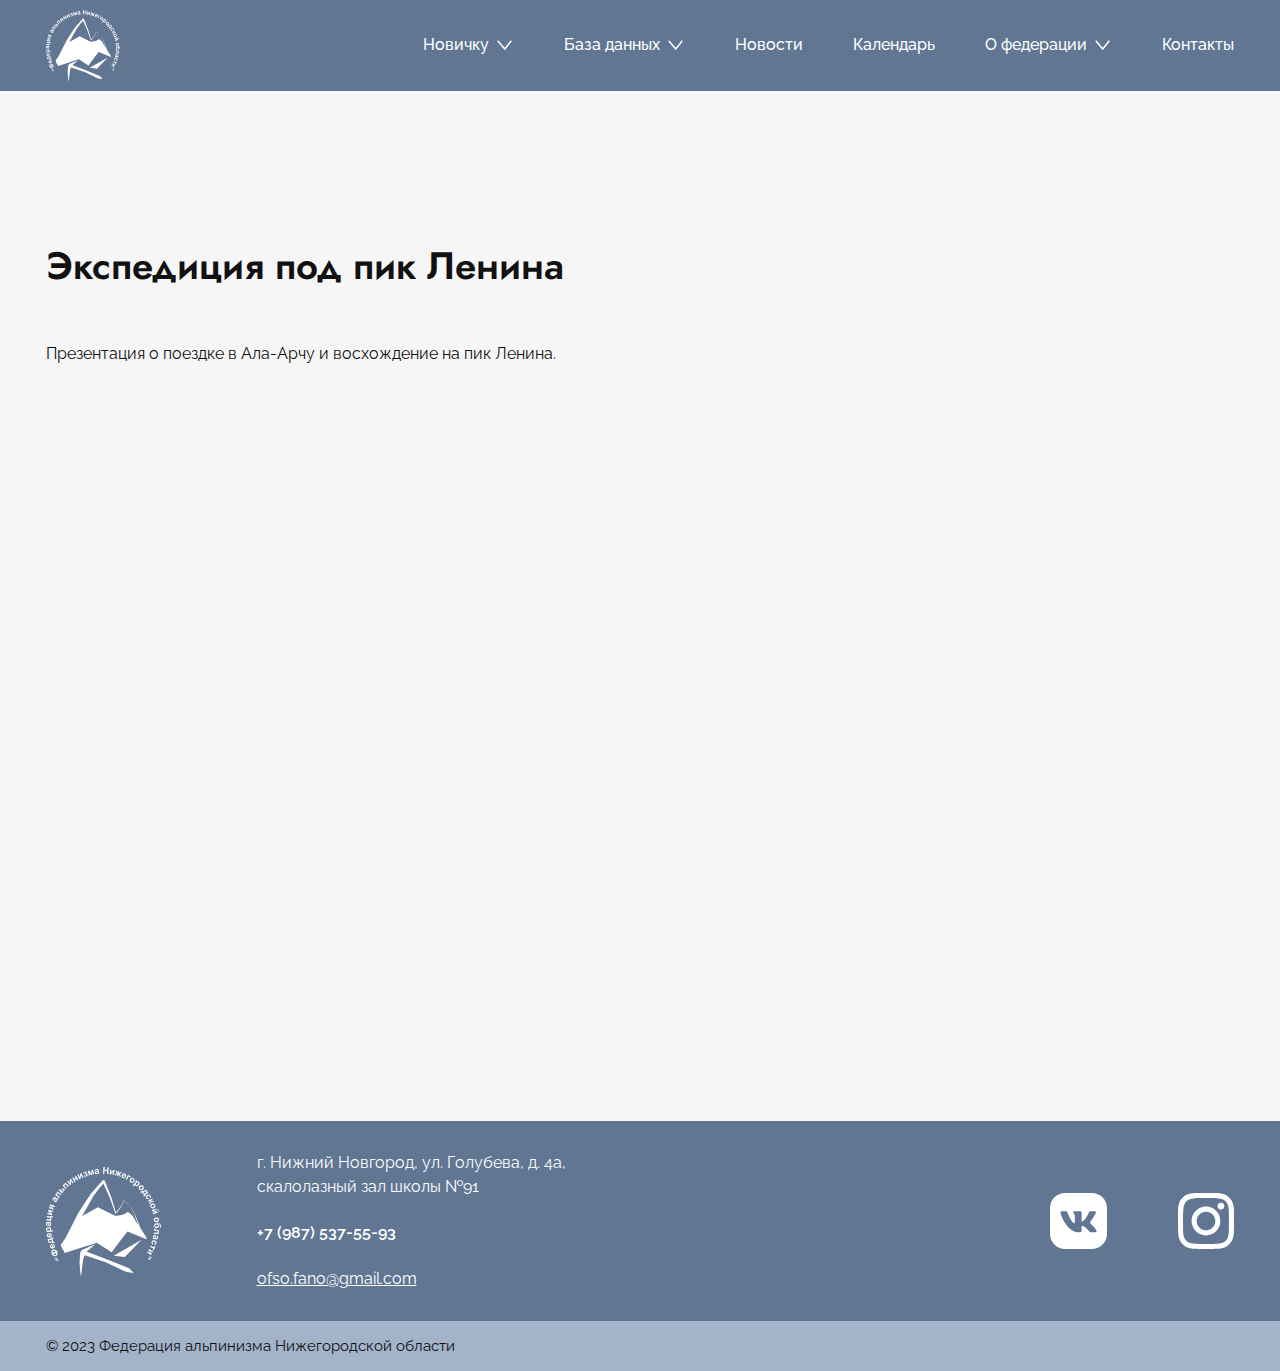
<file: pages/db-report-p-lenina.html>
<!DOCTYPE html>
<html lang="ru">
      <head>
            <meta charset="UTF-8" />
            <meta http-equiv="X-UA-Compatible" content="IE=edge" />
            <meta
                  name="viewport"
                  content="width=device-width, initial-scale=1.0"
            />
            <title>Отчеты и рассказы</title>
            <link rel="preconnect" href="https://fonts.googleapis.com" />
            <link
                  rel="preconnect"
                  href="https://fonts.gstatic.com"
                  crossorigin
            />
            <link rel="preconnect" href="https://fonts.googleapis.com" />
            <link
                  rel="preconnect"
                  href="https://fonts.gstatic.com"
                  crossorigin
            />
            <link
                  href="https://fonts.googleapis.com/css2?family=Jost:wght@400;600&family=Raleway:ital,wght@0,400;0,500;0,600;1,400&display=swap"
                  rel="stylesheet"
            />
            <link rel="stylesheet" href="../styles/style.css" />
            <link rel="stylesheet" href="../styles/media.css" />
            <link
                  rel="icon"
                  href="../images/favicons/favicon.svg"
                  type="image/svg+xml"
            />
            <script src="../scripts/loadmodules.js" defer></script>
            <script src="../scripts/loadtable.js" defer></script>
      </head>

      <body>
            <header class="sp-header"></header>

            <main class="container s-m-top-medium">
                  <div class="sp-present">         
                        <h1>Экспедиция под пик Ленина</h1>
                        <p>Презентация о поездке в Ала-Арчу и
                              восхождение на пик Ленина.</p>
                        <div class="sp-present__present-wrap">
                        <iframe src="https://onedrive.live.com/embed?cid=EE28DBF4A274F024&resid=EE28DBF4A274F024%21109&authkey=AONGDe_7nPDZ9yw&em=2" width="100%" height="100%" frameborder="0" scrolling="no"></iframe>

                        </div>
                        <!-- <iframe src="https://docs.google.com/presentation/d/e/2PACX-1vRg_Ko2JgCMdb1TEB-Er74LK1bMJLMJQ11Hw_wawrUKKaPFAodqpPsnGwNawMF8yg/embed?start=false&loop=false&delayms=3000" frameborder="0" width="960" height="749" allowfullscreen="true" mozallowfullscreen="true" webkitallowfullscreen="true"></iframe> -->
                        
                  </div>
            </main>
            <footer class="footer s-m-top-medium"></footer>
      </body>
      <script src="../scripts/app.js" defer></script>
</html>
</file>
<file: styles/style.css>
:root {
      --brd-radius: 3px;
      --big-gap: 75px;
      --main-margin: clamp(25px, 25px + 25 * (100vw - 320px) /1080, 50px);
      --main-color: #617693;
      --h2-margin: 75px;
      --scroller-color: white;
      --acсent-color: rgba(223, 192, 140, 1);
      --secondary-color: #a3b3c9;
      --text-color: #111111;
      --background-color: #F6F6F6;
      --window-background-color: rgba(255, 255, 255, 0.9);
      --gradient: linear-gradient(0deg,rgba(0, 0, 0, 0.2) 41.25%,rgba(0, 0, 0, 0) 100%);
      --tab-color: #E5E7E9;
      --dark-main-color: #525E6E;
}
body {
      background-color: var(--background-color);
      margin: 0;
      padding: 0;
}
html,
body {
      height: 100%;
      width: 100%;
}
li {
      list-style: none;
}
ul {
      padding: 0;
      margin: 0;
}
* {
      -webkit-box-sizing: border-box;
      box-sizing: border-box;
}
h1,
h2,
h3,
h4,
p,
a,
li,
figcaption {
      margin: 0;
      color: var(--text-color);
}
a {
      text-decoration: none;
}
li,
p,
a,
figcaption {
      font-family: "Raleway";
      font-size: clamp(0.9375rem, 0.919rem + 0.0926vw, 1rem);
      line-height: 150%;
}
h1,
h2 {
      font-family: "Jost";
      font-weight: 600;
      font-size: clamp(1.5rem, 1.2037rem + 1.4815vw, 2.5rem);
      line-height: 150%;

}
h3 {
      font-family: "Raleway";
      font-size: clamp(1.0625rem, 1.0069rem + 0.2778vw, 1.25rem);
      font-weight: 600;
      line-height: 150%;

}
h4 {
      font-family: "Raleway";
      font-size: clamp(1.0625rem, 1.0069rem + 0.2778vw, 1.25rem);
      font-size: clamp(0.9375rem, 0.919rem + 0.0926vw, 1rem);
      font-weight: 600;
      line-height: 150%;

}

.container {
      max-width: 1400px;
      margin: auto;
      padding-top: 0;
      padding-bottom: 0;
      padding-right: clamp(10px, 10px + 40 * (100vw - 320px) / 1080, 50px);
      padding-left: clamp(10px, 10px + 40 * (100vw - 320px) / 1080, 50px);
}
.s-m-top-big {
      margin-top: clamp(75px, 75px + 175 * (100vw - 320px) / 1080, 250px);
}
.s-m-top-medium {
      margin-top: clamp(75px, 75px + 75 * (100vw - 320px) / 1080, 150px);
}
.s-m-top-small {
      margin-top: clamp(10px, 10px + 15 * (100vw - 320px) / 1080, 25px);
}
.fw-600 {
      font-weight: 600;
}
.s-italic-text {
      font-style: italic;
}
.s-text-link {
      text-decoration: underline;
}
.s-vk-news-link {
      cursor: pointer;
      color: var(--main-colormain-color);
      font-weight: 500;
}
.visually-hidden {
  /* класс для удаления чек-бокса */
  position: absolute;
  width: 1px;
  height: 1px;
  margin: -1px;
  border: 0;
  padding: 0;
  white-space: nowrap;
  clip-path: inset(100%);
  clip: rect(0 0 0 0);
  overflow: hidden;
}
.s-point-link {
      position: relative;
      font-size: 30px;
      color: var(--main-color);
      transition: all 1s;
      align-self: flex-end;
}
.mp-news__item .s-point-link::after {
      content: "Подробнее";
      position: absolute;
      display: flex;
      align-items: center;
      height: 70%;
      right: 0;
      bottom: 80%;
      bottom: 10%;
      z-index: 20;
      background-color: var(--secondary-color);
      border-radius: var(--brd-radius);
      color: var(--text-color);
      text-align: center;
      font-size: 13px;
      font-weight: 500;
      padding: 0 3em;
      opacity: 0;
      transition: all 0.7s ease;
      pointer-events: none;
}
.mp-news__item .s-point-link:hover::after {
      /* display: flex; */
      opacity: 1;
      pointer-events: all;
}
.icon-link img {
      float: right;
}
.icon-link {
      transition: 0.3s;
}
.icon-link:hover {
      transform: scale(1.1);
}
.s-subtitle {
      max-width: calc(50% - var(--main-margin) / 2);
      font-size: clamp(0.9375rem, 0.8819rem + 0.2778vw, 1.125rem);
}
.scroll-box::-webkit-scrollbar {
      width: 7px; /* ширина для вертикального скролла */
      height: 8px; /* высота для горизонтального скролла */
      background-color: initial;
}
.scroll-box::-webkit-scrollbar-thumb {
      background-color: var(--scroller-color);
      border-radius: 7em;
}
body::-webkit-scrollbar {
      width: 10px; /* ширина для вертикального скролла */
      height: 11px; /* высота для горизонтального скролла */
      background-color: white;
      /*      border: 1px solid var(--secondary-color);*/
}
body::-webkit-scrollbar-thumb {
      background-color: var(--secondary-color);
      border-radius: 7em;
}

.title-and-subtitle {
      display: flex;
      justify-content: space-between;
}

/*Хедер и баннер на главной странице*/
.mp-header {
      position: relative;
      height: clamp(225px, 225px + 375 * (100vw - 320px)/ 1080, 600px);
      background-image: url(../images/main-page-banner.jpg);
      background: var(--gradient), url(../images/main-page-banner.jpg);

      background-repeat: no-repeat;
      background-size: cover;
}
.mp-header__wrap {
      display: flex;
      flex-direction: column;
      justify-content: space-between;
      justify-content: flex-end;
      height: 100%;
      padding-bottom: clamp(10px, 10px + 40 * (100vw - 320px) / 1080, 50px);
}
.mp-header li,
.mp-header strong,
.mp-header span,
.mp-header a,
.fixed-menu a,
.fixed-menu span {
      color: white;
}
.mp-header__title {
      display: flex;
      flex-direction: column;
      gap: 20px;
      margin-bottom: clamp(20px, 20px + 30 * (100vw - 320px) / 1080, 50px);
}
.mp-header__title strong {
      font-weight: 400;
      font-size: clamp(1.375rem, 0.8194rem + 2.7778vw, 3.25rem);
      letter-spacing: 0.02em;
      font-family: "Jost";
}
.mp-header__title span {
      font-family: "Raleway";
      font-size: clamp(0.875rem, 0.7639rem + 0.5556vw, 1.25rem);
      letter-spacing: 0.03em;
}
.mp-header__icons {
      display: flex;
      justify-content: flex-end;
      gap: 8%;
      opacity: 0.8;
}
.mp-header__icons img {
      height: 100%;
      width: clamp(35px, 35px + 40 * (100vw - 320px) / 1080, 75px);
}

.fixed-menu {
      position: fixed;
      background-color: rgba(97, 118, 147, 0);
      width: 100%;
      z-index: 90;
      -webkit-transition: background-color 1000ms ease;
      -ms-transition: background-color 1000ms ease;
      transition: background-color 1000ms ease;
}
.fixed-menu--no-opacity {
      background-color: rgba(97, 118, 147, 1);
      background-color: var(--main-color);
      -webkit-transition: background-color 1000ms ease;
      -ms-transition: background-color 1000ms ease;
      transition: background-color 1000ms ease;
}
.fixed-menu__wrap {
      position: relative;
      display: flex;
      padding-top: 10px;
      padding-bottom: 10px;
      justify-content: space-between;
      align-items: center;
}
.fixed-menu__logo {
      display: flex;
      justify-content: center;
      align-items: center;
}
.fixed-menu__logo img {
      width: clamp(40px, 40px + 40 * (100vw - 320px) / 1080, 80px);
}
.sp-header > .fixed-menu {
      background-color: rgba(97, 118, 147, 1);
}
.menu-wrap {
      user-select: none;
}
.menu {
      display: flex;
      gap: 3.125em;
      font-weight: 500;
}
.submenu {
      margin-right: 25px;
}
.menu li {
      position: relative;
      width: -webkit-fit-content;
      width: -moz-fit-content;
      width: fit-content;
}
.menu a::before {
      content: "";
      position: absolute;
      display: block;
      top: -10px;
      left: -10px;
      right: -30px;
      bottom: -20px;
      cursor: pointer;
      /* background: rgba(255, 0, 0, 0.06); */
}
.menu span::before {
      content: "";
      position: absolute;
      display: block;
      top: -10px;
      left: -10px;
      right: -30px;
      bottom: -20px;
      cursor: pointer;
      /* background: rgba(255, 0, 0, 0.06); */
}
.menu a:hover {
      color: rgba(223, 192, 140, 1);
}
.submenu__link:hover {
      cursor: pointer;
      color: rgba(223, 192, 140, 1);
}
.submenu__link {
      position: relative;
}
.submenu__link::after {
      content: url(../images/menu-arrow.svg);
      position: absolute;
      top: -1px;
      right: -23px;
}

.submenu__wrap {
      position: absolute;
      top: 2.5em;
      background-color: rgba(82, 94, 110, 1);
      /*            background-color: rgba(97, 118, 147, 0.9);*/
/*            background-color: var(--main-color);*/

      font-weight: 400;
      z-index: 100;
      max-height: 0;
      overflow-y: hidden;
      transition: max-height 0.25s ease;
}
.submenu__list {
      display: flex;
      flex-direction: column;
      padding: 2.5em;
      gap: 2em;
}
.submenu__wrap--show {
      max-height: 600px;
}
.submenu__list a {
      white-space: nowrap;
}

/*-------hamburger-menu-----------*/
#hamburger-toggle {
      display: none;
}
.hamburger-wrap {
      display: none;
      height: 100%;
      width: 50px;
      height: 35px;
      cursor: pointer;
      flex-direction: column;
      justify-content: center;
      align-items: center;
}
.hamburger-btn,
.hamburger-btn::before,
.hamburger-btn::after {
      display: block;
      background-color: #fff;
      position: absolute;
      height: 4px;
      width: 50px;
      width: 35px;
      transition-duration: 0.25s;
      border-radius: 5px;
}
.hamburger-btn::before {
      content: "";
      top: -11px;
}
.hamburger-btn::after {
      content: "";
      top: 11px;
}
#hamburger-toggle:checked + .hamburger-wrap .hamburger-btn {
      transform: rotate(45deg);
}
#hamburger-toggle:checked + .hamburger-wrap .hamburger-btn::before {
      top: 0;
      transform: rotate(0);
}
#hamburger-toggle:checked + .hamburger-wrap .hamburger-btn::after {
      top: 0;
      transform: rotate(90deg);
}

/*-------------------------------*/

/*about*/

.mp-about__list {
      display: grid;
      grid-template-columns: repeat(4, 1fr);
      margin-top: var(--main-margin);
}
.mp-about__item {
      display: flex;
      flex-direction: column;
      align-items: center;
      width: 300px;
      gap: 50px;
      text-align: center;
      padding-top: 75px;
}
.mp-about__item p {
      margin-top: 10px;
}

/*events*/
.mp-events__list {
      display: grid;
      row-gap: var(--main-margin);
      column-gap: var(--main-margin);
      grid-template-columns: repeat(2, 1fr);
      margin-top: calc(var(--main-margin) * 2);
}
.event__date {
      display: flex;
      align-items: center;
      gap: 10px;
}
.event__date img {
      width: clamp(11px, 11px + 14 * (100vw - 320px) / 1080, 25px);
}
.event {
      position: relative;
      max-width: 600px;
      height: 100%;
}
.event::before {
      content: "";
      position: absolute;
      top: 0;
      bottom: 0;
      right: 0;
      left: 0;
      z-index: 15;
      border-radius: var(--brd-radius);
      background-color: #111111;
      opacity: 0;
  visibility: hidden;
  transition: opacity 0.6s, visibility 0s ease 0.4s;
}
.event:hover::before {
      opacity: 0.75;
  visibility: visible;
  transition-delay: 0s;
}

.event::after {
      content: "Подробнее";
      position: absolute;
      z-index: 15;
      display: flex;
      align-items: center;
      justify-content: center;
      color: white;
      border: 1px solid white;
      border-radius: var(--brd-radius);
      font-weight: 500;
      letter-spacing: 0.05em;
      font-size: clamp(0.8125rem, 0.7569rem + 0.2778vw, 1rem);
      font-size: 15px;
      margin: auto;
      width: 13em;
      height: 3.2em;
      top: 0;
      right: 0;
      left: 0;
      bottom: 0;
      opacity: 0;
  visibility: hidden;
  transition: opacity 0.4s, visibility 0s ease 0.4s;
}
.event:hover::after {
      opacity: 0.75;
      visibility: visible;
      transition-delay: 0s;
}
.event > img {
      position: relative;
      width: 100%;
      height: 100%;
      min-height: 200px;
      object-fit: cover;
      border-radius: var(--brd-radius);
}
.event__text {
      position: absolute;
      bottom: 10px;
      left: 10px;
      display: grid;
      grid-template-columns: repeat(2, 1fr);
      justify-items: center;
      padding: 1.3em 1em;
      width: calc(100% - 20px);
      z-index: 10;
      background: var(--window-background-color);
      border-radius: var(--brd-radius);
      white-space: nowrap;
}
.event-main {
      position: absolute;
      top: 10px;
      right: 10px;
      display: flex;
      align-items: center;
      justify-content: center;
      background-color: var(--main-color);
      border-radius: var(--brd-radius);
      z-index: 10;
      color: white;
      font-weight: 400;
      letter-spacing: 0.03em;
      font-size: clamp(0.8125rem, 0.7569rem + 0.2778vw, 1rem);
      padding: 0.7em 3.5em;
}
.event__name {
      font-size: clamp(0.9375rem, 0.8449rem + 0.463vw, 1.25rem);
}
.event__date {
      font-size: clamp(0.75rem, 0.6759rem + 0.3704vw, 1rem);
}

/*study*/
.mp-study__background {
      background: var(--gradient),
            url(../images/main-page-study.jpg);
      background-repeat: no-repeat;
      background-size: cover;
      background-position: center;
      padding: 100px 0;
      padding: calc(var(--main-margin) * 2) 0;
}
#id-bg-lazy.lazy {
      background: linear-gradient(
            0deg,
            rgba(0, 0, 0, 0.2) 41.25%,
            rgba(0, 0, 0, 0) 100%
      );
}
.mp-study__title {
      background: var(--acсent-color);
      padding: 10px 0;
}
.mp-study__title h2 {
      margin: 0;
}
.mp-study__list {
      display: grid;
      grid-template-columns: repeat(4, 1fr);
      row-gap: calc(var(--main-margin) * 2);
      justify-items: center;
}
.mp-study__item {
      display: flex;
      flex-direction: column;
      align-items: center;
      width: 240px;
      height: 300px;
      padding-top: 50px;
      background: rgba(255, 255, 255, 0.9);
      border-radius: var(--brd-radius);
}

.mp-study__item p {
      width: 80%;
      text-align: center;
      margin-top: 25px;
      font-weight: 500;
}

/*news*/
.mp-news__title {
      position: relative;
      width: fit-content;
}
.mp-news__title a::after {
      content: "";
      position: absolute;
      height: 2px;
      width: 100%;
      background: var(--text-color);
      opacity: 0.7;
      /*      top: 0;*/
      left: 0;
      bottom: -5px;
}

.mp-news__item {
      display: flex;
      flex-direction: column;
      gap: 10px;
}

.mp-news__item img {
      width: 100%;
}



/*----------footer------------*/
.footer-main {
      display: flex;
      justify-content: center;
      align-items: center;
      height: 200px;
      background: var(--main-color);
/*      background-color: #617693;*/
}
.footer-main__wrap {
      display: flex;
      gap: calc(var(--main-margin) * 2);
      align-items: center;
      width: 100%;
      /*padding-left: calc(var(--main-margin)*2);*/
}
.footer-main__content {
      display: flex;
      align-items: center;
      width: 100%;
      justify-content: space-between;
}
.footer-main__text {
      display: flex;
      flex-direction: column;
      gap: clamp(10px, 10px + 15 * (100vw - 680px)/720, 25px);
}
.footer-main__text p,
.footer-main__text a {
      color: white;
}
.footer-main__text p {
      /*      font-size: calc(14px + 2 * (100vw - 320px) / 1080);*/
      font-size: clamp(0.875rem, 0.838rem + 0.1852vw, 1rem);
}
.footer-main__icons {
      display: flex;
      align-items: center;
      height: 100%;
      /*      gap: calc(40px + 35 * (100vw - 320px) / 1080);*/
      gap: clamp(40px, 40px + 35 * (100vw - 320px) / 1080, 75px);
}
.footer-main__icons img {
      /*      height: calc(35px + 20 * (100vw - 680px) / 720);*/
      height: clamp(40px, 40px + 20 * (100vw - 680px) / 720, 60px);
}
.footer-main__logo {
      /*      width: calc(100px + 50 * (100vw - 320px) / 1080);*/
      width: clamp(100px, 100px + 50 * (100vw - 680px) / 720, 150px);
}
.footer-copyright {
      background: var(--secondary-color);
      height: 50px;
}
.footer-copyright__wrap {
      display: flex;
      align-items: center;
      height: 50px;
}
.footer-copyright__wrap p {
      /*      font-size: calc(10px + 6 * (100vw - 320px) / 1080);*/
      font-size: clamp(0.625rem, 0.5139rem + 0.5556vw, 1rem);
}


/* Second page content */
.sp-header {
      position: relative;
      height: clamp(60px, 60px + 40* (100vw - 320px) / 1080, 100px);
}

.sp-content {
      display: flex;
      flex-direction: column;
      gap: clamp(50px, 50px + 50*(100vw - 320px)/1080, 100px);
      align-items: center;
}
.sp-content__chapter {
      display: flex;
      flex-direction: column;
      align-items: center;
      gap: clamp(50px, 50px + 50*(100vw - 320px)/1080, 100px);
}
.sp-content__chapter img {
      /* max-height: 600px; */
}
.sp-content > .sp-content__chapter:not(:last-of-type)::after {
      content: "* * *";
      display: block;
}
.sp-content__chapter > .sp-content__text:first-child > p:first-child::first-letter {
      font-weight: 800;
      font-size: 1.5em;
}
.sp-content__item {
      display: flex;
      flex-direction: column;
      align-items: center;
      gap: 2em;
      width: 100%;
}
.sp-content__item p,
.sp-content__item img {
      max-width: 600px;
}
.sp-content__title {
      display: flex;
      flex-direction: column;
      gap: clamp(35px, 35px + 15 * (100vw - 320px) / 1080, 50px);
      max-width: 600px;
}
.sp-content__title-and-content {
      display: flex;
      justify-content: space-between;
      gap: clamp(35px, 35px + 15 * (100vw - 320px) / 1080, 50px);
}

.sp-content__one-img img{
      /* margin-right: clamp(0px, 0px + 212 * (100vw - 1100px) /300, 212px); */
}
.sp-content__tit-and-subtit {
      max-width: 400px;
}

.sp-content__two-img {
      display: grid;
      grid-template-columns: auto auto;
      column-gap: clamp(10px, 10px + 40*(100vw - 320px)/1080, 50px);
}
.sp-content__two-img--with-title {
      grid-template-rows: repeat(2, auto);
      row-gap: clamp(10px, 10px + 10*(100vw - 320px)/1080, 20px);
      justify-items: center;
      grid-auto-flow: column;
}
.sp-content__two-img img {
      height: 100%;
      max-height: clamp(300px, 300px + 200*(100vw - 320px)/1080, 500px);
}
.sp-content__three-img {
      display: grid;
      grid-template-columns: auto auto auto;
      grid-template-columns: repeat(3, 1fr);
      column-gap: clamp(10px, 10px + 40*(100vw - 320px)/1080, 50px);
      row-gap: clamp(10px, 10px + 40*(100vw - 320px)/1080, 50px);
}
.sp-content__three-img--with-title {
      grid-template-rows: repeat(2, auto);
      row-gap: clamp(10px, 10px + 10*(100vw - 320px)/1080, 20px);
      justify-items: center;
      grid-auto-flow: column;
}
.sp-content__one-img {
      margin: clamp(10px, 10px + 10*(100vw - 320px)/1080, 20px) 0;
}
.sp-content__one-img p,
.sp-content__two-img p,
.sp-content__three-img p {
      font-style: italic;
      text-align: center;
}
.sp-content__one-img img{
      width: 100%;
}
.sp-content__one-img--with-title {
      display: flex;
      align-items: center;
      flex-direction: column;
      gap: clamp(10px, 10px + 10*(100vw - 320px)/1080, 20px);
}

.sp-content__three-img--puzzle1 {
      grid-template-areas: 
      "A C C"
      "B C C";
}
.sp-content__three-img--puzzle2 {
      grid-template-areas: 
      "A A C"
      "B B C";
}
.sp-content__three-img--puzzle3 {
      grid-template-areas: 
      "A A B C";
}
.sp-content__two-img--puzzle1 {
      grid-template-columns: 1fr 2fr;
}
.sp-content__three-img img {
      height: 100%;
}
.sp-content img {
      max-width: 100%;
      height: 100%;
      object-fit: cover;
}
.sp-content__two-img div,
.sp-content__three-img div {
      display: flex;
      flex-direction: column;
      align-items: center;
      gap: clamp(10px, 10px + 10*(100vw - 320px)/1080, 20px);
}
.sp-content p {
      max-width: 600px;
}
.sp-content__text {
      display: flex;
      flex-direction: column;
      gap: 1em;
      width: fit-content;
}


.incorrect-table__item {
      display: flex;
      flex-direction: column;
      align-items: flex-start;
      gap: 10px;
}
.incorrect-table__item img {
      width: 100%;
      max-height: 500px;
      object-fit: cover;
}

.incorrect-table-warehouse > div{
      display: none;
}

.incorrect-table {
      display: flex;
      gap: 50px;
      justify-content: space-evenly;
}
.incorrect-table__title {
      height: 300px;
}
.incorrect-table__column {
      display: flex;
      flex-direction: column;
      /* justify-content: space-between; */
      gap: 100px;
      max-width: 400px;
      height: fit-content;
}
.db-reports__title {
      max-width: 200px;
}
.incorrect-table__item .s-point-link {
      /* height: 15px; */
}
.incorrect-table__item .s-point-link::after {
      content: "Читать";
      position: absolute;
      display: flex;
      align-items: center;
      height: 70%;
      right: 0;
      bottom: 80%;
      bottom: 10%;
      z-index: 20;
      background-color: var(--secondary-color);
      border-radius: var(--brd-radius);
      color: var(--text-color);
      text-align: center;
      font-size: 13px;
      font-weight: 500;
      padding: 0 3em;
      opacity: 0;
      transition: all 0.7s ease;
      pointer-events: none;
      letter-spacing: 0.03em;
}
.incorrect-table__item .s-point-link:hover::after {
      opacity: 1;
      pointer-events: all;
}
.sp-present {
      display: flex;
      gap: var(--main-margin);
      flex-direction: column;
}
.sp-present__present-wrap {
      width: 100%;
      height: clamp(300px, 300px + 300 * (100vw - 320px) /1080, 600px);
}


.sp-tabs {
      display: flex;
/*      gap: var(--main-margin);*/
}
.sp-tabs__content-box {
      display: flex;
      justify-content: flex-end;
      width: 100%;
/*      background-color: var(--tab-color);*/
/*      box-shadow: -2px 4px 4px rgba(0, 0, 0, 0.25);*/
/*      box-shadow: -2px 4px 4px rgba(255, 255, 255, 0.3);*/
      z-index: 5;
      padding: calc(var(--main-margin)*2) 2em;
      border: 1px solid var(--text-color);
      border-radius: var(--brd-radius);

}
.sp-tabs__label-list {
      display: flex;
      flex-direction: column;
      gap: calc(var(--main-margin)/2);
}
.sp-tabs__label-list p {

}
.sp-tabs__label-list label {
      position: relative;
      display: flex;
      align-items: center;
      padding: 1em 2.5em;
      height: 75px;
      background-color: var(--secondary-color);
/*      background-color: var(--tab-color);*/
      cursor: pointer;
      transition: all 0.2s;
}
.sp-tabs__label-list label::before {
      position: absolute;
      content: "";
      left: -5px;
      top: -5px;
      border-top: 40px solid var(--background-color);
      border-right: 40px solid transparent;
}
.sp-tabs__label-list input:checked + label {
      background-color: var(--tab-color);
      background-color: var(--acсent-color);
/*      box-shadow: -2px 4px 2px rgba(0, 0, 0, 0.25);*/
      z-index: 6;
      transform: scale(1.1);
      font-weight: 500;

}
.sp-tabs__item {
      display: none;
      flex-direction: column;  
      gap: var(--main-margin);
      max-width: 600px;
      margin-right: clamp(0px, 0px + 212 * (100vw - 1100px) /300, 212px); 
      padding: 0 0 0 2em;

}
.sp-tabs__item img {
      max-width: 100%;
      object-fit: cover;
}
.sp-tabs__title {
      padding-bottom: 4em;
}


.sp-accordion {
      display: flex;
      flex-direction: column;
      gap: var(--main-margin);
      /*display: grid;
      grid-template-columns: repeat(2, 1fr);
      column-gap: var(--main-margin);
      row-gap: var(--main-margin);*/
}
.sp-accordion__header {
      display: flex;
      align-items: center;
      justify-content: space-between;
      gap: var(--main-margin);
      padding: 1.3em 3em;
/*      border: 1px solid var(--text-color);*/
/*      border-top-left-radius: var(--brd-radius);*/
/*      border-top-right-radius: var(--brd-radius);*/

      border-radius: var(--brd-radius);
      background-color: var(--main-color);
      cursor: pointer;
}
.sp-accordion__header img {
      stroke: white;
      fill: white;
      width: 20px;
      transition: all 0.3s;
}
.sp-accordion__header p {
/*      font-weight: 500;*/
      color: white;
}
.sp-accordion__header--show img {
      transform: rotate(-180deg);
}
/*.sp-accordion__header--show ~ .sp-accordion__wrap {
     border: 1px solid var(--main-color);
      border-top: none; 
}*/
.sp-accordion__wrap {
      max-height: 0px;
      overflow: hidden;
      transition: max-height 0.7s ease;
/*      border: 1px solid var(--main-color);*/
/*      border-top: none;     */

}

.sp-accordion__content {
      display: flex;
      flex-direction: column;
      align-items: flex-start;
      gap: var(--main-margin);
      padding: var(--main-margin);
      max-width: 600px;

}
.sp-accordion__content p {
/*      max-width: 600px;*/
}
.sp-accordion__content img {
      align-self: center;
/*      max-width: 600px;*/
}
.sp-accordion__content h4 {
      margin-bottom: calc(0px - var(--main-margin)/2);
}


.download-list {
      display: flex;
      display: grid;
      grid-template-columns: repeat(3, 1fr);
      column-gap: var(--main-margin);
      row-gap: var(--main-margin);
      /* flex-direction: column; */
      /* justify-content: space-between; */
      /* gap: var(--main-margin); */
      /* flex-wrap: wrap; */
}
.download-list li {
      display: flex;
      justify-content: space-between;
      align-items: center;
      background-color: var(--dark-main-color);
      border-radius: var(--brd-radius);
      padding: 2em;
      min-width: 300px;
      /* width: 400px; */
      height: 50px;
}
.download-list a {
      position: relative;
      color: white;
}
.download-list a::after {
      content: "";
      position: absolute;
      width: 400px;
      height: 50px;
      left: -2em;
      top: -1em;
}
.sp-pathes-grid {
      display: flex;
      justify-content: space-between;
}


/*---------------reports------------ */
.reports-content {
      display: flex;
      flex-direction: column;
      gap: 50px;
      align-items: flex-start;
      /* width: 600px; */
}
.reports-content p {
      max-width: 600px;
}
.reports-content img {
      display: block;
      width: auto;
      height: auto;
}
.reports-content__title {
display: flex;
justify-content: space-between;
/* align-items: center; */
}
.reports-content__title h1 {
      width: 50%;
}
.reports-content__title i {
      align-self: flex-end;
}
.reports-content__separator {
      display: none;
      text-align: center;
      /* display: block; */
      /* margin-top: 50px;
      margin-bottom: 50px; */
}
</file>
<file: styles/media.css>
@media (max-width: 1300px) {
      .mp-about__list {
            grid-template-columns: repeat(2, 1fr);
            justify-items: center;
            /*            row-gap: calc(25px + 25 * (100vw - 320px) / 980);*/
            row-gap: clamp(25px, 25px + 25 * (100vw - 320px) / 980, 50px);
      }
}
@media (max-width: 1100px) {
      .menu-wrap {
            position: absolute;
            background-color: rgba(82, 94, 110, 1);
            width: 100%;
            height: calc(100vh - 100%);
            top: 100%;
            left: -100%;
            -webkit-transition: left 0.5s;
            transition: left 0.5s;
      }
      .menu {
            flex-direction: column;
            gap: 3em;
            height: 100%;
            width: 100%;
            padding: 10% 10% 25% 10%;
            overflow-y: scroll;
      }
      .submenu__wrap {
            position: static;
      }
      .submenu__list {
            flex-direction: row;
            flex-wrap: wrap;
            gap: 3em;
      }
      .submneu {
            margin-right: 0;
      }
      .hamburger-wrap {
            display: flex;
      }
      #hamburger-toggle:checked ~ .menu-wrap {
            left: 0;
            -webkit-transition: left 0.5s;
            transition: left 0.5s;
      }
      .mp-events__list {
            grid-template-columns: repeat(1, 1fr);
            justify-items: center;
      }
      .mp-study__background {
            background: var(--gradient), url(../images/main-page-study-2.jpg);
            background-size: cover;
      }
      .mp-study__list {
            grid-template-columns: repeat(2, 1fr);
      }
      .mp-news__list {
            grid-template-columns: auto;
      }
      .incorrect-table__title {
            height: 150px;
      }
}
@media (max-width: 980px) {
      .sp-content__title-and-content {
            flex-wrap: wrap;
            /* flex-wrap: wrap; */
            /* gap: 50px; */
      }
      .sp-content__title-and-content h1 {
            max-width: none;
      }
      .sp-content__three-img--with-title {
            grid-template-rows: repeat(4, auto);
            grid-template-columns: auto;
      }
}

@media (max-width: 770px) {
      .mp-header__title span {
            display: none;
      }
}
@media (max-width: 680px) {
      .mp-news__wrap {
            grid-template-columns: auto;
            justify-items: center;
            justify-content: center;
            row-gap: 50px;
      }
      .footer-main__content {
            flex-direction: column;
            gap: 10px;
            align-items: flex-end;
      }
      .footer-main__text {
            text-align: end;
            gap: 10px;
      }
      .mp-news__list {
            overflow: hidden;
            height: 100%;
            padding-right: 0;
      }
      .mp-news__vk {
            display: flex;
            align-items: center;
            justify-content: center;
            position: relative;
            width: 100%;
            height: 700px;
      }

      .vk__background {
            position: absolute;
            background: url(../images/main-page-vk-banner.jpg);
            background-repeat: no-repeat;
            background-position: center;
            width: 100vw;
            width: calc(100% + (10px + 40 * (100vw - 320px) / 1080) * 2);
            height: 100%;
            z-index: -10;
      }
      .mp-footer {
            /* margin-top: 0; */
      }
      .footer-main__icons img {
            height: clamp(35px, 35px + 5 * (100vw - 320px) / 360, 40px);
      }
      .footer-main__logo {
            width: 150px;
      }
}
@media (max-width: 650px) {
      .mp-about__list {
            grid-template-columns: repeat(1, 1fr);
      }
      .mp-about__item {
            flex-direction: row;
            text-align: left;
            justify-content: center;
            width: 100%;
      }
      .mp-about__item p {
            max-width: 227px;
            /* max-width: calc(150px + 77 * (100vw - 320px) / 330); */
      }
      .title-and-subtitle {
            flex-direction: column;
            gap: 25px;
      }
      .s-subtitle {
            max-width: 600px;
      }
      .db-reports__title {
            max-width: 400px;
      }
      .incorrect-table__title {
            height: 100%;
      }
      .incorrect-table__column {
            gap: clamp(40px, 40px + 35 * (100vw - 320px) / 330  , 75px);
      }
      /* .sp-content img {
            object-fit: contain;
      } */
      .sp-content__three-img--puzzle3 {
            grid-template-areas: 
            "A A"
            "B C";
      }
      .sp-content__three-img--puzzle1 {
            grid-template-areas: 
            "A B"
            "C C";
      }
      .sp-content__three-img--puzzle2 {
            grid-template-areas: 
            "A"
            "B"
            "C";
      }
      .sp-content__two-img--with-title {
            grid-template-rows: repeat(4, auto);
            grid-template-columns: auto;
      }
      .sp-content__three-img--with-title {
            grid-template-rows: repeat(6, auto);
            grid-template-columns: auto;
      }
      .sp-content__three-img p:not(:last-child),
.sp-content__two-img p:not(:last-child),
.sp-content__three-img div:not(:last-child),
.sp-content__two-img div:not(:last-child) {
      padding-bottom: 25px;
}
}
@media (max-width: 560px) {
      .mp-study__list {
            grid-template-columns: repeat(1, 1fr);
      }
      .mp-study__item {
            flex-direction: row;
            width: 100%;
            max-width: 400px;
            height: 165px;
            padding: 0;
            justify-content: space-evenly;
            align-items: center;
      }
      .mp-study__item p {
            text-align: start;
            margin: 0;
            width: 60%;
      }
      .mp-study__item img {
            /*            width: calc(50px + 10*(100vw - 320px)/240);*/
            width: clamp(50px, 50px + 10 * (100vw - 320px)/240, 60px);
      }
      .submenu__list a {
            white-space: normal;
      }
      .submenu__list {
            padding: 1em;
            padding-top: 1.5em;
            overflow: hidden;
            gap: 1.5em;
      }
      .menu {
            gap: 2em;
      }

}
@media (max-width: 460px) {
      .footer-main__text > .s-text-link {
            display: none;
      }
      .footer-main__text {
            font-size: 14px;
      }
}
@media (max-width: 430px) {
      .event__text {
            grid-template-columns: auto;
            grid-template-rows: repeat(2, 1fr);
            /* justify-items: left; */
            /* padding-left: 2em; */
            padding: 0.7em 1em;
            row-gap: 0.5em;
            bottom: 5px;
            left: 5px;
            width: calc(100% - 10px);
      }
      .event--main::after {
            top: 5px;
            right: 5px;
      }
      .mp-about__item {
            /*            gap: calc(15px + 35 * (100vw - 320px) / 110);*/
            gap: clamp(15px, 15px + 35 * (100vw - 320px) / 110, 50px);
      }
      .mp-about__item img {
            /*            width: calc(50px + 30 * (100vw - 320px)/ 110);*/
            width: clamp(50px, 50px + 30 * (100vw - 320px)/ 110, 80px);
      }
      .footer-main__wrap {
            gap: calc(var(--main-margin));
      }
      .footer-main__logo {
            display: none;
      }
      .footer-main__content {
            align-items: flex-start;
      }
      .footer-main__text {
            text-align: left;
      }
      .footer-main__icons {
            align-self: flex-end;
      }
}
@media (max-width: 375px) {
      .mp-about__item {
            flex-direction: column;
            text-align: center;
            padding-top: 60px;
      }
}

@media (prefers-color-scheme: dark) {
      :root {
            --text-color: #ececec;
            --background-color: #525e6e;
            --background-color: rgba(37, 44, 54, 1);
            --gradient: linear-gradient(
                  0deg,
                  rgba(0, 0, 0, 0.6) 41.25%,
                  rgba(0, 0, 0, 0) 100%
            );
            --window-background-color: rgba(32, 58, 96, 0.85);
            --acсent-color: rgba(32, 58, 96, 1);
            --main-color: rgba(63, 77, 96, 1);
            --secondary-color: rgba(97, 118, 147, 1);
            --tab-color:#525E6E;
      }

      .mp-study__item {
            background: var(--main-color);
      }
      .s-point-link {
            color: #ececec;
      }
      .footer-copyright {
            background: none;
      }
      .event__date img {
            filter: invert(100%) sepia(93%) saturate(29%) hue-rotate(112deg)
                  brightness(106%) contrast(107%);
      }
}
</file>
